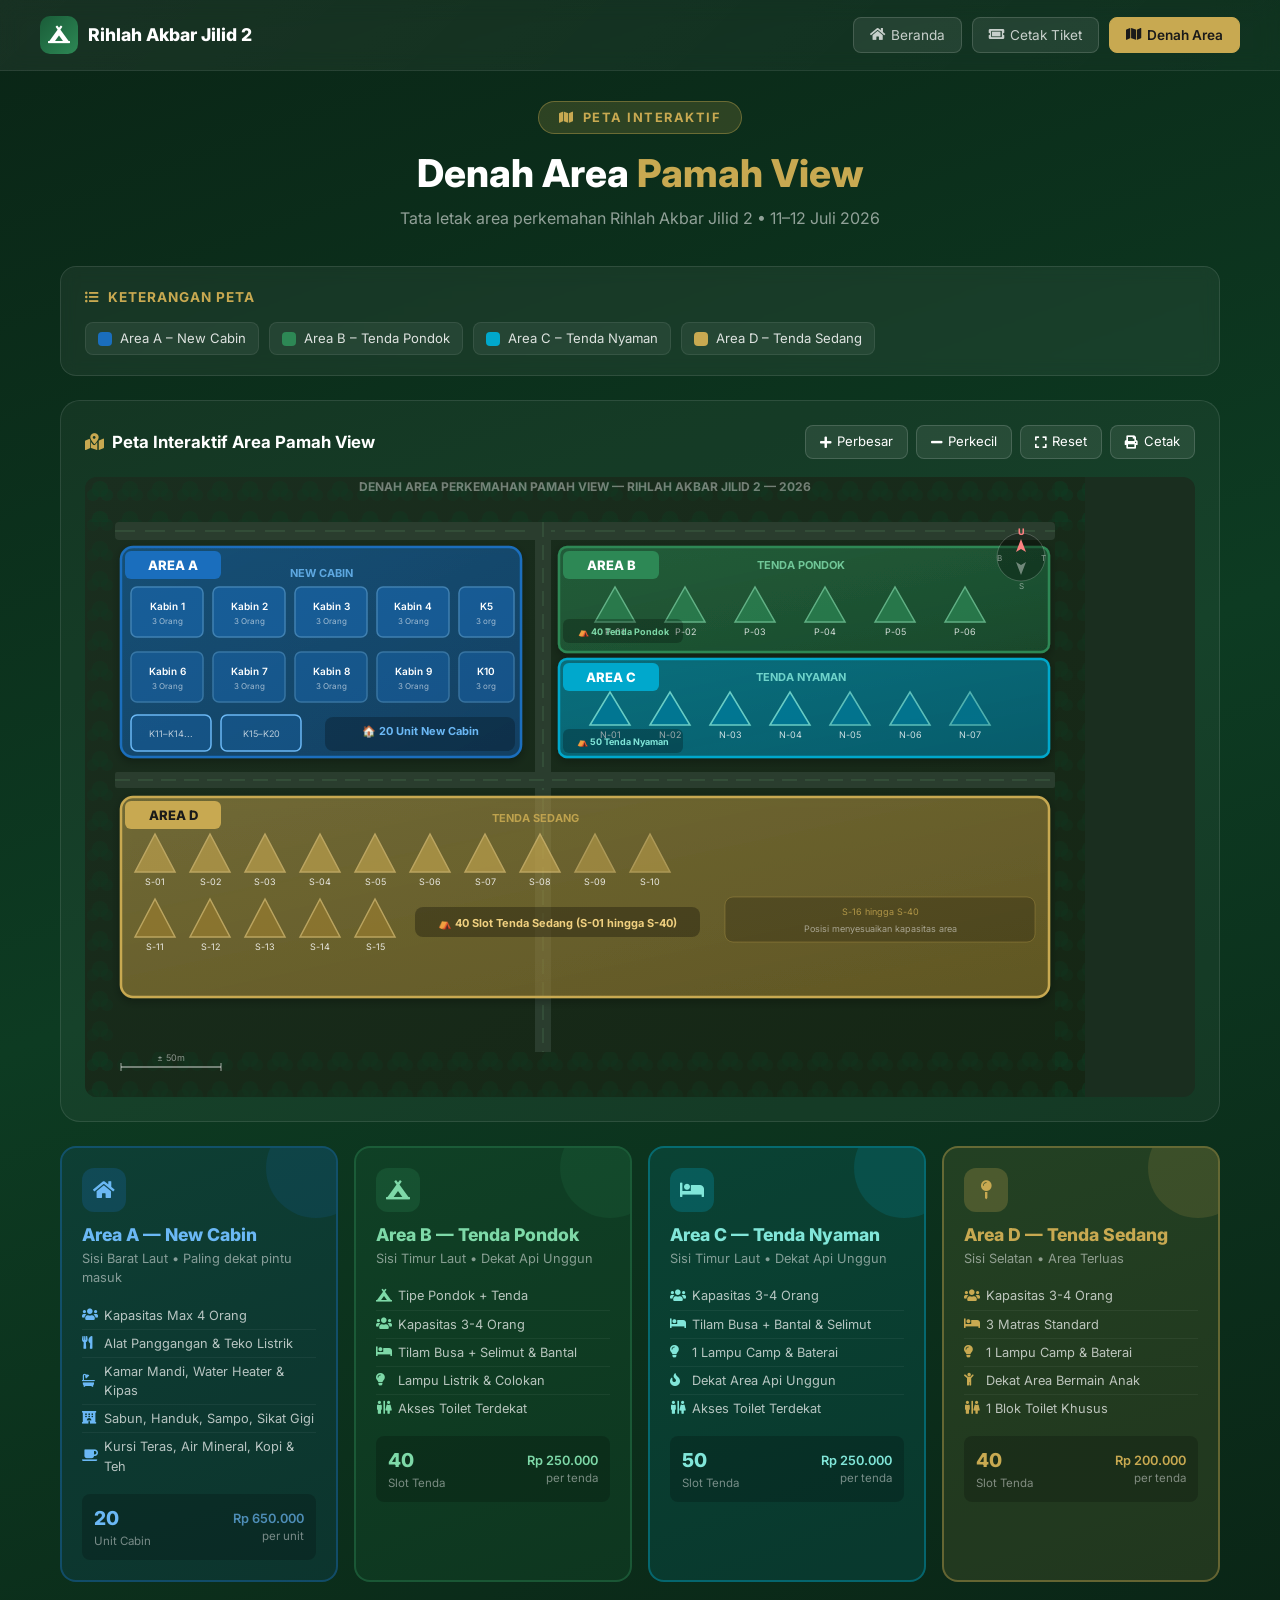
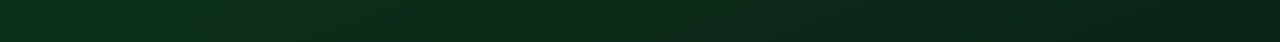
<file: rihlah/denah.html>
<!DOCTYPE html>
<html lang="id">
<head>
    <meta charset="UTF-8">
    <meta name="viewport" content="width=device-width, initial-scale=1.0">
    <meta name="description" content="Denah Area Tenda Rihlah Akbar Jilid 2 - Pamah View, Langkat. Area A, B, C beserta fasilitas lengkap.">
    <title>Denah Area Tenda - Rihlah Akbar Jilid 2 | Pamah View</title>

    <!-- Favicon -->
    <link rel="icon" type="image/png" href="img/favicon.png">

    <!-- Bootstrap 5 -->
    <link href="lib/bootstrap/css/bootstrap.min.css" rel="stylesheet">
    <!-- Font Awesome -->
    <link rel="stylesheet" href="https://cdnjs.cloudflare.com/ajax/libs/font-awesome/5.15.4/css/all.min.css">
    <!-- Google Fonts -->
    <link href="https://fonts.googleapis.com/css2?family=Inter:wght@300;400;600;700;800&family=Amiri:ital@1&display=swap" rel="stylesheet">

    <style>
        :root {
            --green-dark: #0d3b22;
            --green-main: #1a5c38;
            --green-mid: #2d8855;
            --green-light: #4caf78;
            --gold: #c8a951;
            --gold-light: #f0d080;
            --area-a: #1a6ebd;
            --area-b: #2d8855;
            --area-c: #00a8cc;
            --area-d: #c8a951;
            --toilet: #6c5ce7;
            --musholla: #e84393;
            --parkir: #636e72;
            --dapur: #e67e22;
            --api: #e74c3c;
            --pintu: #00b894;
        }

        * { box-sizing: border-box; }

        body {
            font-family: 'Inter', sans-serif;
            background: linear-gradient(160deg, #0a2516 0%, #0d3b22 50%, #0a2516 100%);
            min-height: 100vh;
            color: #333;
        }

        /* ---- HEADER ---- */
        .page-header {
            background: linear-gradient(135deg, rgba(255,255,255,0.06), rgba(255,255,255,0.02));
            backdrop-filter: blur(10px);
            border-bottom: 1px solid rgba(255,255,255,0.08);
            padding: 16px 24px;
            position: sticky;
            top: 0;
            z-index: 1000;
        }
        .header-inner {
            max-width: 1200px;
            margin: 0 auto;
            display: flex;
            align-items: center;
            justify-content: space-between;
            flex-wrap: wrap;
            gap: 12px;
        }
        .brand-logo {
            color: white;
            font-weight: 800;
            font-size: 1.1rem;
            text-decoration: none;
            display: flex;
            align-items: center;
            gap: 10px;
        }
        .brand-logo:hover { color: var(--gold); }
        .brand-icon {
            width: 38px; height: 38px;
            background: linear-gradient(135deg, var(--green-main), var(--green-mid));
            border-radius: 10px;
            display: flex; align-items: center; justify-content: center;
        }

        .header-nav { display: flex; gap: 10px; flex-wrap: wrap; }
        .btn-nav {
            color: rgba(255,255,255,0.75);
            background: rgba(255,255,255,0.08);
            border: 1px solid rgba(255,255,255,0.15);
            border-radius: 8px;
            padding: 7px 16px;
            font-size: 0.85rem;
            text-decoration: none;
            transition: all 0.2s;
            display: flex;
            align-items: center;
            gap: 6px;
        }
        .btn-nav:hover { background: rgba(255,255,255,0.15); color: white; }
        .btn-nav.active { background: var(--gold); color: #1a1a1a; border-color: var(--gold); font-weight: 600; }

        /* ---- MAIN CONTENT ---- */
        .main-content {
            max-width: 1200px;
            margin: 0 auto;
            padding: 30px 20px 60px;
        }

        .page-title-section {
            text-align: center;
            margin-bottom: 36px;
        }
        .page-badge {
            display: inline-block;
            background: rgba(200,169,81,0.18);
            border: 1px solid rgba(200,169,81,0.4);
            color: var(--gold);
            border-radius: 30px;
            padding: 6px 20px;
            font-size: 0.8rem;
            font-weight: 700;
            letter-spacing: 1.5px;
            text-transform: uppercase;
            margin-bottom: 16px;
        }
        .page-title {
            color: white;
            font-size: 2.4rem;
            font-weight: 800;
            line-height: 1.2;
            margin-bottom: 10px;
        }
        .page-title span { color: var(--gold); }
        .page-subtitle {
            color: rgba(255,255,255,0.55);
            font-size: 1rem;
        }

        /* ---- LEGEND ---- */
        .legend-card {
            background: rgba(255,255,255,0.05);
            backdrop-filter: blur(8px);
            border: 1px solid rgba(255,255,255,0.1);
            border-radius: 16px;
            padding: 20px 24px;
            margin-bottom: 24px;
        }
        .legend-title {
            color: var(--gold);
            font-weight: 700;
            font-size: 0.85rem;
            text-transform: uppercase;
            letter-spacing: 1px;
            margin-bottom: 14px;
            display: flex;
            align-items: center;
            gap: 8px;
        }
        .legend-items {
            display: flex;
            flex-wrap: wrap;
            gap: 10px;
        }
        .legend-item {
            display: flex;
            align-items: center;
            gap: 8px;
            background: rgba(255,255,255,0.06);
            border-radius: 8px;
            padding: 6px 12px;
            font-size: 0.82rem;
            color: rgba(255,255,255,0.85);
            cursor: pointer;
            transition: all 0.2s;
            border: 1px solid rgba(255,255,255,0.08);
        }
        .legend-item:hover { background: rgba(255,255,255,0.12); }
        .legend-dot {
            width: 14px; height: 14px;
            border-radius: 4px;
            flex-shrink: 0;
        }

        /* ---- MAP CONTAINER ---- */
        .map-outer {
            background: rgba(255,255,255,0.04);
            border: 1px solid rgba(255,255,255,0.1);
            border-radius: 20px;
            padding: 24px;
            position: relative;
        }
        .map-toolbar {
            display: flex;
            align-items: center;
            justify-content: space-between;
            flex-wrap: wrap;
            gap: 12px;
            margin-bottom: 18px;
        }
        .map-title-text {
            color: white;
            font-weight: 700;
            font-size: 1.05rem;
        }
        .map-tools { display: flex; gap: 8px; }
        .btn-tool {
            background: rgba(255,255,255,0.08);
            border: 1px solid rgba(255,255,255,0.15);
            border-radius: 8px;
            color: white;
            padding: 6px 14px;
            font-size: 0.82rem;
            cursor: pointer;
            transition: all 0.2s;
            display: flex;
            align-items: center;
            gap: 6px;
        }
        .btn-tool:hover { background: rgba(255,255,255,0.18); }
        .btn-tool.active { background: var(--gold); color: #1a1a1a; border-color: var(--gold); }

        /* THE MAP */
        .map-svg-wrapper {
            overflow: auto;
            border-radius: 12px;
            background: #1a2e1f;
            cursor: grab;
            user-select: none;
        }
        .map-svg-wrapper:active { cursor: grabbing; }

        #mainMap {
            display: block;
            min-width: 720px;
            transition: transform 0.3s;
        }

        /* Info panel */
        .info-panel {
            position: absolute;
            top: 80px;
            right: 40px;
            width: 220px;
            background: rgba(10,37,22,0.95);
            border: 1px solid rgba(200,169,81,0.4);
            border-radius: 14px;
            padding: 16px;
            display: none;
            z-index: 50;
            box-shadow: 0 8px 30px rgba(0,0,0,0.5);
        }
        .info-panel.visible { display: block; }
        .info-panel-close {
            position: absolute;
            top: 10px; right: 12px;
            cursor: pointer;
            color: rgba(255,255,255,0.5);
            font-size: 1rem;
            line-height: 1;
        }
        .info-panel-close:hover { color: white; }
        .info-panel h6 {
            color: var(--gold);
            font-weight: 700;
            font-size: 0.85rem;
            margin-bottom: 8px;
        }
        .info-panel p {
            color: rgba(255,255,255,0.75);
            font-size: 0.8rem;
            margin: 0;
            line-height: 1.5;
        }
        .info-panel .ib {
            display: flex;
            align-items: flex-start;
            gap: 8px;
            padding: 5px 0;
            border-bottom: 1px solid rgba(255,255,255,0.07);
            color: rgba(255,255,255,0.75);
            font-size: 0.78rem;
        }
        .info-panel .ib:last-child { border: none; }
        .info-panel .ib i { color: var(--gold); margin-top: 2px; flex-shrink: 0; }

        /* ---- AREA DETAIL CARDS ---- */
        .area-cards {
            display: grid;
            grid-template-columns: repeat(4, 1fr);
            gap: 16px;
            margin-top: 24px;
        }
        .area-card {
            border-radius: 16px;
            padding: 20px;
            border: 2px solid transparent;
            cursor: pointer;
            transition: all 0.25s;
            position: relative;
            overflow: hidden;
        }
        .area-card::before {
            content: '';
            position: absolute;
            top: -30px; right: -30px;
            width: 100px; height: 100px;
            border-radius: 50%;
            opacity: 0.15;
        }
        .area-card:hover {
            transform: translateY(-4px);
            box-shadow: 0 12px 30px rgba(0,0,0,0.3);
        }
        .area-card.area-a { background: rgba(26,110,189,0.12); border-color: rgba(26,110,189,0.4); }
        .area-card.area-a::before { background: var(--area-a); }
        .area-card.area-b { background: rgba(45,136,85,0.12); border-color: rgba(45,136,85,0.4); }
        .area-card.area-b::before { background: var(--area-b); }
        .area-card.area-c { background: rgba(0,168,204,0.12); border-color: rgba(0,168,204,0.4); }
        .area-card.area-c::before { background: var(--area-c); }
        .area-card.area-d { background: rgba(200,169,81,0.12); border-color: rgba(200,169,81,0.4); }
        .area-card.area-d::before { background: var(--area-d); }

        .area-card-icon {
            width: 44px; height: 44px;
            border-radius: 12px;
            display: flex; align-items: center; justify-content: center;
            margin-bottom: 12px;
            font-size: 1.2rem;
        }
        .area-a .area-card-icon { background: rgba(26,110,189,0.25); color: #6bb8f5; }
        .area-b .area-card-icon { background: rgba(45,136,85,0.25); color: #7ed9a8; }
        .area-c .area-card-icon { background: rgba(0,168,204,0.25); color: #81e6d9; }
        .area-d .area-card-icon { background: rgba(200,169,81,0.25); color: var(--gold); }

        .area-card h5 {
            font-weight: 800;
            font-size: 1.1rem;
            margin-bottom: 4px;
        }
        .area-a h5 { color: #6bb8f5; }
        .area-b h5 { color: #7ed9a8; }
        .area-c h5 { color: #81e6d9; }
        .area-d h5 { color: var(--gold); }

        .area-card .subtitle { color: rgba(255,255,255,0.5); font-size: 0.8rem; margin-bottom: 14px; }
        .area-card .detail-list { list-style: none; padding: 0; margin: 0; }
        .area-card .detail-list li {
            color: rgba(255,255,255,0.7);
            font-size: 0.8rem;
            padding: 4px 0;
            display: flex;
            align-items: center;
            gap: 8px;
            border-bottom: 1px solid rgba(255,255,255,0.05);
        }
        .area-card .detail-list li:last-child { border: none; }
        .area-card .detail-list li i { width: 14px; }
        .area-a .detail-list li i { color: #6bb8f5; }
        .area-b .detail-list li i { color: #7ed9a8; }
        .area-c .detail-list li i { color: #81e6d9; }
        .area-d .detail-list li i { color: var(--gold); }

        .area-slots {
            margin-top: 14px;
            background: rgba(0,0,0,0.2);
            border-radius: 8px;
            padding: 10px 12px;
            display: flex;
            align-items: center;
            justify-content: space-between;
        }
        .area-slots .count { font-weight: 800; font-size: 1.2rem; }
        .area-a .area-slots .count { color: #6bb8f5; }
        .area-b .area-slots .count { color: #7ed9a8; }
        .area-c .area-slots .count { color: #81e6d9; }
        .area-d .area-slots .count { color: var(--gold); }
        .area-slots .label { color: rgba(255,255,255,0.45); font-size: 0.72rem; }

        /* ---- FACILITIES GRID ---- */
        .facilities-section { margin-top: 32px; }
        .section-heading {
            color: white;
            font-weight: 700;
            font-size: 1.2rem;
            margin-bottom: 16px;
            display: flex;
            align-items: center;
            gap: 10px;
        }
        .section-heading::after {
            content: '';
            flex: 1;
            height: 1px;
            background: rgba(255,255,255,0.1);
        }

        .fac-grid {
            display: grid;
            grid-template-columns: repeat(auto-fill, minmax(160px, 1fr));
            gap: 14px;
        }
        .fac-item {
            background: rgba(255,255,255,0.05);
            border: 1px solid rgba(255,255,255,0.1);
            border-radius: 14px;
            padding: 16px;
            text-align: center;
            transition: all 0.2s;
            cursor: pointer;
        }
        .fac-item:hover {
            background: rgba(255,255,255,0.1);
            transform: translateY(-2px);
            border-color: rgba(255,255,255,0.2);
        }
        .fac-icon {
            width: 48px; height: 48px;
            border-radius: 12px;
            display: flex; align-items: center; justify-content: center;
            margin: 0 auto 10px;
            font-size: 1.2rem;
        }
        .fac-item h6 {
            color: white;
            font-weight: 700;
            font-size: 0.82rem;
            margin-bottom: 4px;
        }
        .fac-item small { color: rgba(255,255,255,0.45); font-size: 0.72rem; }

        /* ---- NOTES ---- */
        .notes-card {
            background: rgba(200,169,81,0.1);
            border: 1px solid rgba(200,169,81,0.3);
            border-radius: 14px;
            padding: 20px 24px;
            margin-top: 24px;
        }
        .notes-card h6 {
            color: var(--gold);
            font-weight: 700;
            margin-bottom: 12px;
        }
        .notes-card ul {
            padding-left: 18px;
            margin: 0;
        }
        .notes-card li {
            color: rgba(255,255,255,0.7);
            font-size: 0.85rem;
            padding: 3px 0;
        }

        /* ---- RESPONSIVE ---- */
        @media (max-width: 768px) {
            .area-cards { grid-template-columns: 1fr; }
            .page-title { font-size: 1.8rem; }
            #mainMap { min-width: 560px; }
        }
        @media (max-width: 480px) {
            .page-title { font-size: 1.5rem; }
        }

        @media print {
            .page-header { position: static; }
            .btn-nav, .btn-tool, .map-toolbar { display: none; }
            body { background: white; }
            .main-content { padding: 10px; }
        }

        /* Pulse animation for entrance marker */
        @keyframes pulse {
            0%,100% { opacity:1; transform: scale(1); }
            50% { opacity:0.6; transform: scale(1.15); }
        }
        .entrance-pulse { animation: pulse 2s ease-in-out infinite; }
    </style>
</head>
<body>

    <!-- ===== HEADER ===== -->
    <header class="page-header">
        <div class="header-inner">
            <a href="index.html" class="brand-logo">
                <div class="brand-icon">
                    <i class="fa fa-campground text-white"></i>
                </div>
                Rihlah Akbar Jilid 2
            </a>
            <nav class="header-nav">
                <a href="index.html" class="btn-nav"><i class="fa fa-home"></i> Beranda</a>
                <a href="tiket.html" class="btn-nav"><i class="fa fa-ticket-alt"></i> Cetak Tiket</a>
                <a href="denah.html" class="btn-nav active"><i class="fa fa-map"></i> Denah Area</a>
            </nav>
        </div>
    </header>

    <!-- ===== MAIN ===== -->
    <main class="main-content">

        <!-- Title Section -->
        <div class="page-title-section">
            <div class="page-badge"><i class="fa fa-map me-1"></i> Peta Interaktif</div>
            <h1 class="page-title">Denah Area <span>Pamah View</span></h1>
            <p class="page-subtitle">
                Tata letak area perkemahan Rihlah Akbar Jilid 2 &bull; 11–12 Juli 2026
            </p>
        </div>

        <!-- Legend -->
        <div class="legend-card">
            <div class="legend-title"><i class="fa fa-list-ul"></i> Keterangan Peta</div>
            <div class="legend-items">
                <div class="legend-item"><span class="legend-dot" style="background:var(--area-a);"></span> Area A – New Cabin</div>
                <div class="legend-item"><span class="legend-dot" style="background:var(--area-b);"></span> Area B – Tenda Pondok</div>
                <div class="legend-item"><span class="legend-dot" style="background:var(--area-c);"></span> Area C – Tenda Nyaman</div>
                <div class="legend-item"><span class="legend-dot" style="background:var(--area-d);"></span> Area D – Tenda Sedang</div>
            </div>
        </div>

        <!-- Map Outer -->
        <div class="map-outer">
            <div class="map-toolbar">
                <div class="map-title-text"><i class="fa fa-map-marked-alt me-2" style="color:var(--gold);"></i>Peta Interaktif Area Pamah View</div>
                <div class="map-tools">
                    <button class="btn-tool" onclick="zoomIn()"><i class="fa fa-plus"></i> Perbesar</button>
                    <button class="btn-tool" onclick="zoomOut()"><i class="fa fa-minus"></i> Perkecil</button>
                    <button class="btn-tool" onclick="resetZoom()"><i class="fa fa-expand"></i> Reset</button>
                    <button class="btn-tool" onclick="window.print()"><i class="fa fa-print"></i> Cetak</button>
                </div>
            </div>

            <!-- Info Panel (shown on area click) -->
            <div class="info-panel" id="infoPanel">
                <span class="info-panel-close" onclick="closeInfo()"><i class="fa fa-times"></i></span>
                <h6 id="infoPanelTitle">—</h6>
                <div id="infoPanelContent"></div>
            </div>

            <!-- SVG Map -->
            <div class="map-svg-wrapper" id="mapWrapper">
                <svg id="mainMap" viewBox="0 0 1000 620" xmlns="http://www.w3.org/2000/svg" style="width:100%; max-width:1000px;">
                    <defs>
                        <!-- Ground gradient -->
                        <linearGradient id="groundGrad" x1="0%" y1="0%" x2="100%" y2="100%">
                            <stop offset="0%" style="stop-color:#1a2e1f"/>
                            <stop offset="100%" style="stop-color:#152614"/>
                        </linearGradient>
                        <!-- Area gradients -->
                        <linearGradient id="areaAGrad" x1="0%" y1="0%" x2="100%" y2="100%">
                            <stop offset="0%" style="stop-color:#1a6ebd;stop-opacity:0.5"/>
                            <stop offset="100%" style="stop-color:#0e4f8a;stop-opacity:0.6"/>
                        </linearGradient>
                        <linearGradient id="areaBGrad" x1="0%" y1="0%" x2="100%" y2="100%">
                            <stop offset="0%" style="stop-color:#2d8855;stop-opacity:0.5"/>
                            <stop offset="100%" style="stop-color:#1a5c38;stop-opacity:0.6"/>
                        </linearGradient>
                        <linearGradient id="areaCGrad" x1="0%" y1="0%" x2="100%" y2="100%">
                            <stop offset="0%" style="stop-color:#00a8cc;stop-opacity:0.5"/>
                            <stop offset="100%" style="stop-color:#007a99;stop-opacity:0.6"/>
                        </linearGradient>
                        <linearGradient id="areaDGrad" x1="0%" y1="0%" x2="100%" y2="100%">
                            <stop offset="0%" style="stop-color:#c8a951;stop-opacity:0.45"/>
                            <stop offset="100%" style="stop-color:#9e8030;stop-opacity:0.5"/>
                        </linearGradient>
                        <filter id="shadow" x="-10%" y="-10%" width="120%" height="120%">
                            <feDropShadow dx="0" dy="3" stdDeviation="4" flood-color="rgba(0,0,0,0.4)"/>
                        </filter>
                        <filter id="glow">
                            <feGaussianBlur stdDeviation="3" result="blur"/>
                            <feMerge><feMergeNode in="blur"/><feMergeNode in="SourceGraphic"/></feMerge>
                        </filter>
                        <!-- Tree pattern -->
                        <pattern id="treePattern" x="0" y="0" width="30" height="30" patternUnits="userSpaceOnUse">
                            <circle cx="15" cy="12" r="8" fill="#0d3b22" opacity="0.5"/>
                            <circle cx="8" cy="18" r="6" fill="#0d3b22" opacity="0.4"/>
                            <circle cx="22" cy="18" r="6" fill="#0d3b22" opacity="0.4"/>
                        </pattern>
                    </defs>

                    <!-- Ground / Background -->
                    <rect width="1000" height="620" fill="url(#groundGrad)"/>

                    <!-- Treeline / Nature strips -->
                    <rect x="0" y="0" width="1000" height="45" fill="url(#treePattern)" opacity="0.7"/>
                    <rect x="0" y="575" width="1000" height="45" fill="url(#treePattern)" opacity="0.6"/>
                    <rect x="0" y="0" width="30" height="620" fill="url(#treePattern)" opacity="0.6"/>
                    <rect x="970" y="0" width="30" height="620" fill="url(#treePattern)" opacity="0.6"/>

                    <!-- Main Road / Path -->
                    <rect x="30" y="45" width="940" height="18" fill="#2a3d2e" rx="4"/>
                    <line x1="30" y1="54" x2="970" y2="54" stroke="#3d5e42" stroke-width="1" stroke-dasharray="20,10"/>

                    <!-- Vertical main lane -->
                    <rect x="450" y="45" width="16" height="530" fill="#2a3d2e"/>
                    <line x1="458" y1="45" x2="458" y2="575" stroke="#3d5e42" stroke-width="1" stroke-dasharray="15,8"/>

                    <!-- Horizontal lane center -->
                    <rect x="30" y="295" width="940" height="16" fill="#2a3d2e" rx="2"/>
                    <line x1="30" y1="303" x2="970" y2="303" stroke="#3d5e42" stroke-width="1" stroke-dasharray="15,8"/>

                    <!-- ==========================================
                         AREA A - NEW CABIN (Top Left)
                    ========================================== -->
                    <g id="area-a" class="map-area" onclick="showAreaInfo('A')" style="cursor:pointer;">
                        <rect x="36" y="70" width="400" height="210" rx="12" fill="url(#areaAGrad)" stroke="#1a6ebd" stroke-width="2.5" filter="url(#shadow)"/>
                        <!-- Area label -->
                        <rect x="40" y="74" width="96" height="28" rx="6" fill="#1a6ebd"/>
                        <text x="88" y="93" text-anchor="middle" font-family="Inter" font-weight="800" font-size="13" fill="white">AREA A</text>

                        <!-- Sub label -->
                        <text x="236" y="100" text-anchor="middle" font-family="Inter" font-weight="700" font-size="11" fill="rgba(107,184,245,0.85)">NEW CABIN</text>

                        <!-- Cabin units (2 rows x 4) -->
                        <!-- Row 1 -->
                        <rect x="46" y="110" width="72" height="50" rx="6" fill="#1a6ebd" opacity="0.5" stroke="#6bb8f5" stroke-width="1.5"/>
                        <text x="82" y="133" text-anchor="middle" font-family="Inter" font-size="10" fill="white" font-weight="600">Kabin 1</text>
                        <text x="82" y="147" text-anchor="middle" font-family="Inter" font-size="8" fill="rgba(255,255,255,0.6)">3 Orang</text>

                        <rect x="128" y="110" width="72" height="50" rx="6" fill="#1a6ebd" opacity="0.5" stroke="#6bb8f5" stroke-width="1.5"/>
                        <text x="164" y="133" text-anchor="middle" font-family="Inter" font-size="10" fill="white" font-weight="600">Kabin 2</text>
                        <text x="164" y="147" text-anchor="middle" font-family="Inter" font-size="8" fill="rgba(255,255,255,0.6)">3 Orang</text>

                        <rect x="210" y="110" width="72" height="50" rx="6" fill="#1a6ebd" opacity="0.5" stroke="#6bb8f5" stroke-width="1.5"/>
                        <text x="246" y="133" text-anchor="middle" font-family="Inter" font-size="10" fill="white" font-weight="600">Kabin 3</text>
                        <text x="246" y="147" text-anchor="middle" font-family="Inter" font-size="8" fill="rgba(255,255,255,0.6)">3 Orang</text>

                        <rect x="292" y="110" width="72" height="50" rx="6" fill="#1a6ebd" opacity="0.5" stroke="#6bb8f5" stroke-width="1.5"/>
                        <text x="328" y="133" text-anchor="middle" font-family="Inter" font-size="10" fill="white" font-weight="600">Kabin 4</text>
                        <text x="328" y="147" text-anchor="middle" font-family="Inter" font-size="8" fill="rgba(255,255,255,0.6)">3 Orang</text>

                        <rect x="374" y="110" width="55" height="50" rx="6" fill="#1a6ebd" opacity="0.5" stroke="#6bb8f5" stroke-width="1.5"/>
                        <text x="401" y="133" text-anchor="middle" font-family="Inter" font-size="10" fill="white" font-weight="600">K5</text>
                        <text x="401" y="147" text-anchor="middle" font-family="Inter" font-size="8" fill="rgba(255,255,255,0.6)">3 org</text>

                        <!-- Row 2 -->
                        <rect x="46" y="175" width="72" height="50" rx="6" fill="#1a6ebd" opacity="0.4" stroke="#6bb8f5" stroke-width="1.5"/>
                        <text x="82" y="198" text-anchor="middle" font-family="Inter" font-size="10" fill="white" font-weight="600">Kabin 6</text>
                        <text x="82" y="212" text-anchor="middle" font-family="Inter" font-size="8" fill="rgba(255,255,255,0.6)">3 Orang</text>

                        <rect x="128" y="175" width="72" height="50" rx="6" fill="#1a6ebd" opacity="0.4" stroke="#6bb8f5" stroke-width="1.5"/>
                        <text x="164" y="198" text-anchor="middle" font-family="Inter" font-size="10" fill="white" font-weight="600">Kabin 7</text>
                        <text x="164" y="212" text-anchor="middle" font-family="Inter" font-size="8" fill="rgba(255,255,255,0.6)">3 Orang</text>

                        <rect x="210" y="175" width="72" height="50" rx="6" fill="#1a6ebd" opacity="0.4" stroke="#6bb8f5" stroke-width="1.5"/>
                        <text x="246" y="198" text-anchor="middle" font-family="Inter" font-size="10" fill="white" font-weight="600">Kabin 8</text>
                        <text x="246" y="212" text-anchor="middle" font-family="Inter" font-size="8" fill="rgba(255,255,255,0.6)">3 Orang</text>

                        <rect x="292" y="175" width="72" height="50" rx="6" fill="#1a6ebd" opacity="0.4" stroke="#6bb8f5" stroke-width="1.5"/>
                        <text x="328" y="198" text-anchor="middle" font-family="Inter" font-size="10" fill="white" font-weight="600">Kabin 9</text>
                        <text x="328" y="212" text-anchor="middle" font-family="Inter" font-size="8" fill="rgba(255,255,255,0.6)">3 Orang</text>

                        <rect x="374" y="175" width="55" height="50" rx="6" fill="#1a6ebd" opacity="0.4" stroke="#6bb8f5" stroke-width="1.5"/>
                        <text x="401" y="198" text-anchor="middle" font-family="Inter" font-size="10" fill="white" font-weight="600">K10</text>
                        <text x="401" y="212" text-anchor="middle" font-family="Inter" font-size="8" fill="rgba(255,255,255,0.6)">3 org</text>

                        <!-- Row 3 -->
                        <rect x="46" y="238" width="80" height="36" rx="6" fill="rgba(26,110,189,0.3)" stroke="#6bb8f5" stroke-width="1.5"/>
                        <text x="86" y="260" text-anchor="middle" font-family="Inter" font-size="9" fill="rgba(255,255,255,0.7)">K11–K14...</text>

                        <rect x="136" y="238" width="80" height="36" rx="6" fill="rgba(26,110,189,0.3)" stroke="#6bb8f5" stroke-width="1.5"/>
                        <text x="176" y="260" text-anchor="middle" font-family="Inter" font-size="9" fill="rgba(255,255,255,0.7)">K15–K20</text>

                        <!-- Area A capacity label -->
                        <rect x="240" y="240" width="190" height="34" rx="8" fill="rgba(0,0,0,0.25)"/>
                        <text x="335" y="258" text-anchor="middle" font-family="Inter" font-size="11" fill="#6bb8f5" font-weight="700">🏠 20 Unit New Cabin</text>
                    </g>

                    <!-- ==========================================
                         AREA B - TENDA PONDOK (Top Right Upper)
                    ========================================== -->
                    <g id="area-b" class="map-area" onclick="showAreaInfo('B')" style="cursor:pointer;">
                        <rect x="474" y="70" width="490" height="105" rx="8" fill="url(#areaBGrad)" stroke="#2d8855" stroke-width="2.5" filter="url(#shadow)"/>
                        <rect x="478" y="74" width="96" height="28" rx="6" fill="#2d8855"/>
                        <text x="526" y="93" text-anchor="middle" font-family="Inter" font-weight="800" font-size="13" fill="white">AREA B</text>
                        <text x="716" y="92" text-anchor="middle" font-family="Inter" font-weight="700" font-size="11" fill="rgba(126,217,168,0.85)">TENDA PONDOK</text>

                        <!-- tents row 1 -->
                        <polygon points="510,145 530,110 550,145" fill="#2d8855" opacity="0.7" stroke="#7ed9a8" stroke-width="1.5"/>
                        <text x="530" y="158" text-anchor="middle" font-family="Inter" font-size="9" fill="rgba(255,255,255,0.8)">P-01</text>

                        <polygon points="580,145 600,110 620,145" fill="#2d8855" opacity="0.7" stroke="#7ed9a8" stroke-width="1.5"/>
                        <text x="600" y="158" text-anchor="middle" font-family="Inter" font-size="9" fill="rgba(255,255,255,0.8)">P-02</text>

                        <polygon points="650,145 670,110 690,145" fill="#2d8855" opacity="0.7" stroke="#7ed9a8" stroke-width="1.5"/>
                        <text x="670" y="158" text-anchor="middle" font-family="Inter" font-size="9" fill="rgba(255,255,255,0.8)">P-03</text>

                        <polygon points="720,145 740,110 760,145" fill="#2d8855" opacity="0.7" stroke="#7ed9a8" stroke-width="1.5"/>
                        <text x="740" y="158" text-anchor="middle" font-family="Inter" font-size="9" fill="rgba(255,255,255,0.8)">P-04</text>

                        <polygon points="790,145 810,110 830,145" fill="#2d8855" opacity="0.7" stroke="#7ed9a8" stroke-width="1.5"/>
                        <text x="810" y="158" text-anchor="middle" font-family="Inter" font-size="9" fill="rgba(255,255,255,0.8)">P-05</text>

                        <polygon points="860,145 880,110 900,145" fill="#2d8855" opacity="0.7" stroke="#7ed9a8" stroke-width="1.5"/>
                        <text x="880" y="158" text-anchor="middle" font-family="Inter" font-size="9" fill="rgba(255,255,255,0.8)">P-06</text>

                        <!-- Area B capacity label -->
                        <rect x="478" y="142" width="120" height="24" rx="6" fill="rgba(0,0,0,0.25)"/>
                        <text x="538" y="158" text-anchor="middle" font-family="Inter" font-size="9" fill="#7ed9a8" font-weight="700">⛺ 40 Tenda Pondok</text>
                    </g>

                    <!-- ==========================================
                         AREA C - TENDA NYAMAN (Top Right Lower)
                    ========================================== -->
                    <g id="area-c" class="map-area" onclick="showAreaInfo('C')" style="cursor:pointer;">
                        <rect x="474" y="182" width="490" height="98" rx="8" fill="url(#areaCGrad)" stroke="#00a8cc" stroke-width="2.5" filter="url(#shadow)"/>
                        <rect x="478" y="186" width="96" height="28" rx="6" fill="#00a8cc"/>
                        <text x="526" y="205" text-anchor="middle" font-family="Inter" font-weight="800" font-size="13" fill="white">AREA C</text>
                        <text x="716" y="204" text-anchor="middle" font-family="Inter" font-weight="700" font-size="11" fill="rgba(129,230,217,0.85)">TENDA NYAMAN</text>

                        <!-- tents row 2 -->
                        <polygon points="505,248 525,215 545,248" fill="#007a99" opacity="0.8" stroke="#81e6d9" stroke-width="1.5"/>
                        <text x="525" y="261" text-anchor="middle" font-family="Inter" font-size="9" fill="rgba(255,255,255,0.8)">N-01</text>

                        <polygon points="565,248 585,215 605,248" fill="#007a99" opacity="0.8" stroke="#81e6d9" stroke-width="1.5"/>
                        <text x="585" y="261" text-anchor="middle" font-family="Inter" font-size="9" fill="rgba(255,255,255,0.8)">N-02</text>

                        <polygon points="625,248 645,215 665,248" fill="#007a99" opacity="0.8" stroke="#81e6d9" stroke-width="1.5"/>
                        <text x="645" y="261" text-anchor="middle" font-family="Inter" font-size="9" fill="rgba(255,255,255,0.8)">N-03</text>

                        <polygon points="685,248 705,215 725,248" fill="#007a99" opacity="0.8" stroke="#81e6d9" stroke-width="1.5"/>
                        <text x="705" y="261" text-anchor="middle" font-family="Inter" font-size="9" fill="rgba(255,255,255,0.8)">N-04</text>

                        <polygon points="745,248 765,215 785,248" fill="#007a99" opacity="0.7" stroke="#81e6d9" stroke-width="1.5"/>
                        <text x="765" y="261" text-anchor="middle" font-family="Inter" font-size="9" fill="rgba(255,255,255,0.8)">N-05</text>

                        <polygon points="805,248 825,215 845,248" fill="#007a99" opacity="0.7" stroke="#81e6d9" stroke-width="1.5"/>
                        <text x="825" y="261" text-anchor="middle" font-family="Inter" font-size="9" fill="rgba(255,255,255,0.8)">N-06</text>

                        <polygon points="865,248 885,215 905,248" fill="#007a99" opacity="0.6" stroke="#81e6d9" stroke-width="1.5"/>
                        <text x="885" y="261" text-anchor="middle" font-family="Inter" font-size="9" fill="rgba(255,255,255,0.8)">N-07</text>

                        <!-- Area C capacity label -->
                        <rect x="478" y="252" width="120" height="24" rx="6" fill="rgba(0,0,0,0.25)"/>
                        <text x="538" y="268" text-anchor="middle" font-family="Inter" font-size="9" fill="#81e6d9" font-weight="700">⛺ 50 Tenda Nyaman</text>
                    </g>

                    <!-- ==========================================
                         AREA D - TENDA SEDANG (Bottom)
                    ========================================== -->
                    <g id="area-d" class="map-area" onclick="showAreaInfo('D')" style="cursor:pointer;">
                        <rect x="36" y="320" width="928" height="200" rx="12" fill="url(#areaDGrad)" stroke="#c8a951" stroke-width="2.5" filter="url(#shadow)"/>
                        <rect x="40" y="324" width="96" height="28" rx="6" fill="#c8a951"/>
                        <text x="88" y="343" text-anchor="middle" font-family="Inter" font-weight="800" font-size="13" fill="#1a1a1a">AREA D</text>
                        <text x="450" y="345" text-anchor="middle" font-family="Inter" font-weight="700" font-size="11" fill="rgba(200,169,81,0.9)">TENDA SEDANG</text>

                        <!-- Grid of smaller tents -->
                        <!-- Row 1 -->
                        <polygon points="50,395 70,357 90,395" fill="#c8a951" opacity="0.6" stroke="#f0d080" stroke-width="1.5"/>
                        <text x="70" y="408" text-anchor="middle" font-family="Inter" font-size="9" fill="rgba(255,255,255,0.85)">S-01</text>

                        <polygon points="105,395 125,357 145,395" fill="#c8a951" opacity="0.6" stroke="#f0d080" stroke-width="1.5"/>
                        <text x="125" y="408" text-anchor="middle" font-family="Inter" font-size="9" fill="rgba(255,255,255,0.85)">S-02</text>

                        <polygon points="160,395 180,357 200,395" fill="#c8a951" opacity="0.6" stroke="#f0d080" stroke-width="1.5"/>
                        <text x="180" y="408" text-anchor="middle" font-family="Inter" font-size="9" fill="rgba(255,255,255,0.85)">S-03</text>

                        <polygon points="215,395 235,357 255,395" fill="#c8a951" opacity="0.6" stroke="#f0d080" stroke-width="1.5"/>
                        <text x="235" y="408" text-anchor="middle" font-family="Inter" font-size="9" fill="rgba(255,255,255,0.85)">S-04</text>

                        <polygon points="270,395 290,357 310,395" fill="#c8a951" opacity="0.6" stroke="#f0d080" stroke-width="1.5"/>
                        <text x="290" y="408" text-anchor="middle" font-family="Inter" font-size="9" fill="rgba(255,255,255,0.85)">S-05</text>

                        <polygon points="325,395 345,357 365,395" fill="#c8a951" opacity="0.6" stroke="#f0d080" stroke-width="1.5"/>
                        <text x="345" y="408" text-anchor="middle" font-family="Inter" font-size="9" fill="rgba(255,255,255,0.85)">S-06</text>

                        <polygon points="380,395 400,357 420,395" fill="#c8a951" opacity="0.6" stroke="#f0d080" stroke-width="1.5"/>
                        <text x="400" y="408" text-anchor="middle" font-family="Inter" font-size="9" fill="rgba(255,255,255,0.85)">S-07</text>

                        <polygon points="435,395 455,357 475,395" fill="#c8a951" opacity="0.6" stroke="#f0d080" stroke-width="1.5"/>
                        <text x="455" y="408" text-anchor="middle" font-family="Inter" font-size="9" fill="rgba(255,255,255,0.85)">S-08</text>

                        <polygon points="490,395 510,357 530,395" fill="#c8a951" opacity="0.5" stroke="#f0d080" stroke-width="1.5"/>
                        <text x="510" y="408" text-anchor="middle" font-family="Inter" font-size="9" fill="rgba(255,255,255,0.85)">S-09</text>

                        <polygon points="545,395 565,357 585,395" fill="#c8a951" opacity="0.5" stroke="#f0d080" stroke-width="1.5"/>
                        <text x="565" y="408" text-anchor="middle" font-family="Inter" font-size="9" fill="rgba(255,255,255,0.85)">S-10</text>

                        <!-- Row 2 -->
                        <polygon points="50,460 70,422 90,460" fill="#9e8030" opacity="0.6" stroke="#f0d080" stroke-width="1.5"/>
                        <text x="70" y="473" text-anchor="middle" font-family="Inter" font-size="9" fill="rgba(255,255,255,0.85)">S-11</text>

                        <polygon points="105,460 125,422 145,460" fill="#9e8030" opacity="0.6" stroke="#f0d080" stroke-width="1.5"/>
                        <text x="125" y="473" text-anchor="middle" font-family="Inter" font-size="9" fill="rgba(255,255,255,0.85)">S-12</text>

                        <polygon points="160,460 180,422 200,460" fill="#9e8030" opacity="0.6" stroke="#f0d080" stroke-width="1.5"/>
                        <text x="180" y="473" text-anchor="middle" font-family="Inter" font-size="9" fill="rgba(255,255,255,0.85)">S-13</text>

                        <polygon points="215,460 235,422 255,460" fill="#9e8030" opacity="0.6" stroke="#f0d080" stroke-width="1.5"/>
                        <text x="235" y="473" text-anchor="middle" font-family="Inter" font-size="9" fill="rgba(255,255,255,0.85)">S-14</text>

                        <polygon points="270,460 290,422 310,460" fill="#9e8030" opacity="0.6" stroke="#f0d080" stroke-width="1.5"/>
                        <text x="290" y="473" text-anchor="middle" font-family="Inter" font-size="9" fill="rgba(255,255,255,0.85)">S-15</text>

                        <!-- Area D label -->
                        <rect x="330" y="430" width="285" height="30" rx="8" fill="rgba(0,0,0,0.3)"/>
                        <text x="472" y="450" text-anchor="middle" font-family="Inter" font-size="11" fill="#f0d080" font-weight="700">⛺ 40 Slot Tenda Sedang (S-01 hingga S-40)</text>

                        <!-- Remaining slots note -->
                        <rect x="640" y="420" width="310" height="45" rx="8" fill="rgba(0,0,0,0.2)" stroke="rgba(200,169,81,0.3)" stroke-width="1"/>
                        <text x="795" y="438" text-anchor="middle" font-family="Inter" font-size="9" fill="rgba(200,169,81,0.8)">S-16 hingga S-40</text>
                        <text x="795" y="455" text-anchor="middle" font-family="Inter" font-size="9" fill="rgba(255,255,255,0.5)">Posisi menyesuaikan kapasitas area</text>
                    </g>



                    <!-- Compass -->
                    <g transform="translate(936, 80)">
                        <circle cx="0" cy="0" r="24" fill="rgba(0,0,0,0.3)" stroke="rgba(255,255,255,0.2)" stroke-width="1"/>
                        <polygon points="0,-18 -5,-5 0,-8 5,-5" fill="#fc8181"/>
                        <polygon points="0,18 -5,5 0,8 5,5" fill="rgba(255,255,255,0.4)"/>
                        <text x="0" y="-22" text-anchor="middle" font-family="Inter" font-size="9" font-weight="800" fill="#fc8181">U</text>
                        <text x="0" y="32" text-anchor="middle" font-family="Inter" font-size="8" fill="rgba(255,255,255,0.5)">S</text>
                        <text x="22" y="4" text-anchor="middle" font-family="Inter" font-size="8" fill="rgba(255,255,255,0.5)">T</text>
                        <text x="-22" y="4" text-anchor="middle" font-family="Inter" font-size="8" fill="rgba(255,255,255,0.5)">B</text>
                    </g>

                    <!-- Scale bar -->
                    <g transform="translate(36, 590)">
                        <line x1="0" y1="0" x2="100" y2="0" stroke="rgba(255,255,255,0.4)" stroke-width="2"/>
                        <line x1="0" y1="-4" x2="0" y2="4" stroke="rgba(255,255,255,0.4)" stroke-width="1.5"/>
                        <line x1="100" y1="-4" x2="100" y2="4" stroke="rgba(255,255,255,0.4)" stroke-width="1.5"/>
                        <text x="50" y="-6" text-anchor="middle" font-family="Inter" font-size="9" fill="rgba(255,255,255,0.5)">± 50m</text>
                    </g>

                    <!-- Map label -->
                    <text x="500" y="14" text-anchor="middle" font-family="Inter" font-weight="700" font-size="12" fill="rgba(255,255,255,0.4)">DENAH AREA PERKEMAHAN PAMAH VIEW — RIHLAH AKBAR JILID 2 — 2026</text>
                </svg>
            </div><!-- /map-svg-wrapper -->
        </div><!-- /map-outer -->

        <!-- Area Detail Cards -->
        <div class="area-cards">
            <!-- Area A -->
            <div class="area-card area-a" onclick="showAreaInfo('A')">
                <div class="area-card-icon"><i class="fa fa-home"></i></div>
                <h5>Area A — New Cabin</h5>
                <p class="subtitle">Sisi Barat Laut • Paling dekat pintu masuk</p>
                <ul class="detail-list">
                    <li><i class="fa fa-users"></i> Kapasitas Max 4 Orang</li>
                    <li><i class="fa fa-utensils"></i> Alat Panggangan &amp; Teko Listrik</li>
                    <li><i class="fa fa-bath"></i> Kamar Mandi, Water Heater &amp; Kipas</li>
                    <li><i class="fa fa-hotel"></i> Sabun, Handuk, Sampo, Sikat Gigi</li>
                    <li><i class="fa fa-coffee"></i> Kursi Teras, Air Mineral, Kopi &amp; Teh</li>
                </ul>
                <div class="area-slots">
                    <div>
                        <div class="count">20</div>
                        <div class="label">Unit Cabin</div>
                    </div>
                    <div style="text-align:right;">
                        <div style="color:rgba(107,184,245,0.7); font-size:0.8rem; font-weight:600;">Rp 650.000</div>
                        <div class="label">per unit</div>
                    </div>
                </div>
            </div>

            <!-- Area B -->
            <div class="area-card area-b" onclick="showAreaInfo('B')">
                <div class="area-card-icon"><i class="fa fa-campground"></i></div>
                <h5>Area B — Tenda Pondok</h5>
                <p class="subtitle">Sisi Timur Laut • Dekat Api Unggun</p>
                <ul class="detail-list">
                    <li><i class="fa fa-campground"></i> Tipe Pondok + Tenda</li>
                    <li><i class="fa fa-users"></i> Kapasitas 3-4 Orang</li>
                    <li><i class="fa fa-bed"></i> Tilam Busa + Selimut &amp; Bantal</li>
                    <li><i class="fa fa-lightbulb"></i> Lampu Listrik &amp; Colokan</li>
                    <li><i class="fa fa-restroom"></i> Akses Toilet Terdekat</li>
                </ul>
                <div class="area-slots">
                    <div>
                        <div class="count">40</div>
                        <div class="label">Slot Tenda</div>
                    </div>
                    <div style="text-align:right;">
                        <div style="color:#7ed9a8; font-size:0.8rem; font-weight:600;">Rp 250.000</div>
                        <div class="label">per tenda</div>
                    </div>
                </div>
            </div>

            <!-- Area C -->
            <div class="area-card area-c" onclick="showAreaInfo('C')">
                <div class="area-card-icon"><i class="fa fa-bed"></i></div>
                <h5>Area C — Tenda Nyaman</h5>
                <p class="subtitle">Sisi Timur Laut • Dekat Api Unggun</p>
                <ul class="detail-list">
                    <li><i class="fa fa-users"></i> Kapasitas 3-4 Orang</li>
                    <li><i class="fa fa-bed"></i> Tilam Busa + Bantal &amp; Selimut</li>
                    <li><i class="fa fa-lightbulb"></i> 1 Lampu Camp &amp; Baterai</li>
                    <li><i class="fa fa-fire"></i> Dekat Area Api Unggun</li>
                    <li><i class="fa fa-restroom"></i> Akses Toilet Terdekat</li>
                </ul>
                <div class="area-slots">
                    <div>
                        <div class="count">50</div>
                        <div class="label">Slot Tenda</div>
                    </div>
                    <div style="text-align:right;">
                        <div style="color:#81e6d9; font-size:0.8rem; font-weight:600;">Rp 250.000</div>
                        <div class="label">per tenda</div>
                    </div>
                </div>
            </div>

            <!-- Area D -->
            <div class="area-card area-d" onclick="showAreaInfo('D')">
                <div class="area-card-icon"><i class="fa fa-map-pin"></i></div>
                <h5>Area D — Tenda Sedang</h5>
                <p class="subtitle">Sisi Selatan • Area Terluas</p>
                <ul class="detail-list">
                    <li><i class="fa fa-users"></i> Kapasitas 3-4 Orang</li>
                    <li><i class="fa fa-bed"></i> 3 Matras Standard</li>
                    <li><i class="fa fa-lightbulb"></i> 1 Lampu Camp &amp; Baterai</li>
                    <li><i class="fa fa-child"></i> Dekat Area Bermain Anak</li>
                    <li><i class="fa fa-restroom"></i> 1 Blok Toilet Khusus</li>
                </ul>
                <div class="area-slots">
                    <div>
                        <div class="count">40</div>
                        <div class="label">Slot Tenda</div>
                    </div>
                    <div style="text-align:right;">
                        <div style="color:var(--gold); font-size:0.8rem; font-weight:600;">Rp 200.000</div>
                        <div class="label">per tenda</div>
                    </div>
                </div>
            </div>
        </div>



    </main><!-- /main-content -->

    <!-- Info Panel (global overlay for map clicks) -->
    <div class="info-panel" id="infoPanel">
        <span class="info-panel-close" onclick="closeInfo()"><i class="fa fa-times"></i></span>
        <h6 id="infoPanelTitle">—</h6>
        <div id="infoPanelContent"></div>
    </div>

    <script src="lib/bootstrap/js/bootstrap.bundle.min.js"></script>
    <script>
        // ======= Map Zoom =======
        var currentScale = 1;
        var mapEl = document.getElementById('mainMap');

        function zoomIn() {
            currentScale = Math.min(currentScale + 0.2, 2.5);
            mapEl.style.transform = 'scale(' + currentScale + ')';
            mapEl.style.transformOrigin = 'top left';
        }
        function zoomOut() {
            currentScale = Math.max(currentScale - 0.2, 0.5);
            mapEl.style.transform = 'scale(' + currentScale + ')';
            mapEl.style.transformOrigin = 'top left';
        }
        function resetZoom() {
            currentScale = 1;
            mapEl.style.transform = 'scale(1)';
        }

        // ======= Info Panel =======
        var areaData = {
            'A': {
                title: '🏠 Area A — New Cabin',
                content: [
                    { icon: 'fa-home', text: '20 unit kabin privat premium' },
                    { icon: 'fa-users', text: 'Kapasitas Max 4 orang per unit' },
                    { icon: 'fa-bath', text: 'Kamar mandi privat, Water heater, Kipas' },
                    { icon: 'fa-bolt', text: 'Teko listrik, Panggangan, Kopi & Teh' },
                    { icon: 'fa-tag', text: 'Harga: Rp 650.000 / unit' }
                ]
            },
            'B': {
                title: '⛺ Area B — Tenda Pondok',
                content: [
                    { icon: 'fa-campground', text: '40 slot Tenda Pondok (Tipe Pondok + Tenda)' },
                    { icon: 'fa-users', text: 'Kapasitas 3-4 orang per tenda' },
                    { icon: 'fa-bed', text: 'Tilam busa, selimut & bantal busa' },
                    { icon: 'fa-bolt', text: 'Lampu listrik & colokan listrik' },
                    { icon: 'fa-tag', text: 'Harga: Rp 250.000 / tenda' }
                ]
            },
            'C': {
                title: '⛺ Area C — Tenda Nyaman',
                content: [
                    { icon: 'fa-bed', text: '50 slot Tenda Nyaman (Standard plus)' },
                    { icon: 'fa-users', text: 'Kapasitas 3-4 orang per tenda' },
                    { icon: 'fa-bed', text: 'Tilam busa, selimut & bantal busa' },
                    { icon: 'fa-lightbulb', text: '1 Lampu camp & baterai' },
                    { icon: 'fa-tag', text: 'Harga: Rp 250.000 / tenda' }
                ]
            },
            'D': {
                title: '⛺ Area D — Tenda Sedang',
                content: [
                    { icon: 'fa-campground', text: '40 slot tenda ukuran sedang' },
                    { icon: 'fa-users', text: 'Kapasitas 3-4 orang per tenda' },
                    { icon: 'fa-bed', text: '3 Matras & 1 Lampu camp/baterai' },
                    { icon: 'fa-child', text: 'Dekat area bermain anak' },
                    { icon: 'fa-tag', text: 'Harga: Rp 200.000 / tenda' }
                ]
            }
        };


        function buildInfoContent(items) {
            return items.map(function(item) {
                return '<div class="ib"><i class="fa ' + item.icon + '"></i><span>' + item.text + '</span></div>';
            }).join('');
        }

        function showAreaInfo(area) {
            var data = areaData[area];
            if (!data) return;
            document.getElementById('infoPanelTitle').textContent = data.title;
            document.getElementById('infoPanelContent').innerHTML = buildInfoContent(data.content);
            document.getElementById('infoPanel').classList.add('visible');
        }


        function closeInfo() {
            document.getElementById('infoPanel').classList.remove('visible');
        }

        // Click outside to close
        document.addEventListener('click', function(e) {
            var panel = document.getElementById('infoPanel');
            if (panel.classList.contains('visible') &&
                !e.target.closest('#infoPanel') &&
                !e.target.closest('.map-area') &&
                !e.target.closest('[onclick]')) {
                closeInfo();
            }
        });
    </script>
</body>
</html>
</file>
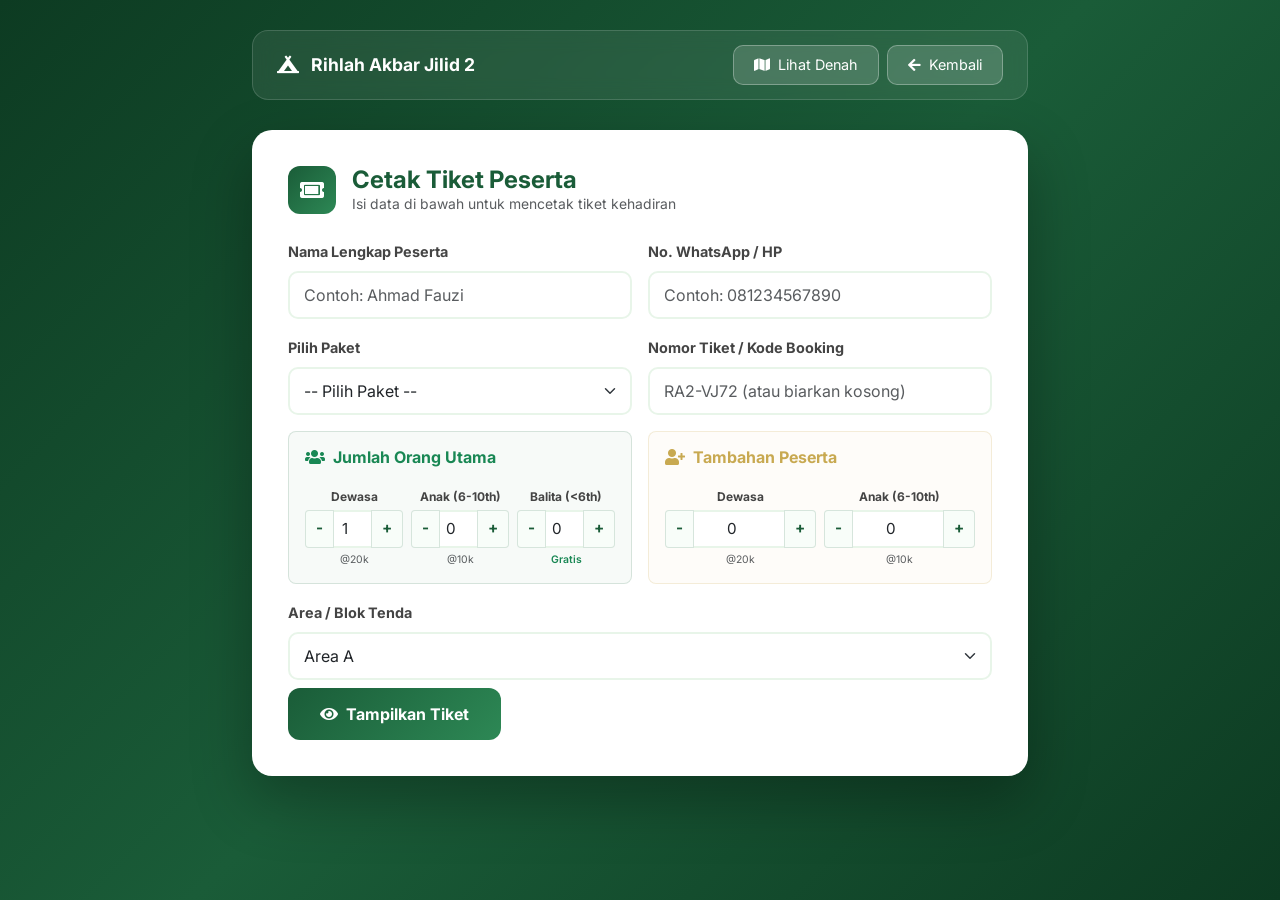
<file: rihlah/tiket.html>
<!DOCTYPE html>
<html lang="id">
<head>
    <meta charset="UTF-8">
    <meta name="viewport" content="width=device-width, initial-scale=1.0">
    <meta name="description" content="Cetak Tiket Peserta Rihlah Akbar Jilid 2 - Binjai Mengaji & LDA Al Madinah. 11-12 Juli 2026 di Pamah View, Langkat.">
    <title>Cetak Tiket Peserta - Rihlah Akbar Jilid 2</title>

    <!-- Favicon -->
    <link rel="icon" type="image/png" href="img/favicon.png">

    <!-- Bootstrap 5 CSS -->
    <link href="lib/bootstrap/css/bootstrap.min.css" rel="stylesheet">
    <!-- Font Awesome -->
    <link rel="stylesheet" href="https://cdnjs.cloudflare.com/ajax/libs/font-awesome/5.15.4/css/all.min.css">
    <!-- Google Fonts -->
    <link href="https://fonts.googleapis.com/css2?family=Amiri:ital@1&family=Inter:wght@300;400;600;700;800&family=Bebas+Neue&display=swap" rel="stylesheet">

    <style>
        :root {
            --primary-color: #1a5c38;
            --secondary-color: #c8a951;
            --muamalat-green: #00573F;
            --bg-light: #f8fdf9;
        }

        * { box-sizing: border-box; margin: 0; padding: 0; }

        body {
            font-family: 'Inter', sans-serif;
            background: linear-gradient(135deg, #0d3b22 0%, #1a5c38 50%, #0d3b22 100%);
            min-height: 100vh;
            padding: 30px 15px 50px;
        }

        /* ---- Top Nav ---- */
        .top-nav {
            background: rgba(255,255,255,0.08);
            backdrop-filter: blur(10px);
            border: 1px solid rgba(255,255,255,0.15);
            border-radius: 16px;
            padding: 14px 24px;
            margin-bottom: 30px;
            display: flex;
            align-items: center;
            justify-content: space-between;
            flex-wrap: wrap;
            gap: 10px;
        }
        .top-nav .brand { color: white; font-weight: 700; font-size: 1.1rem; text-decoration: none; }
        .top-nav .brand:hover { color: var(--secondary-color); }

        /* ---- Form Card ---- */
        .form-card {
            background: white;
            border-radius: 20px;
            padding: 36px;
            box-shadow: 0 25px 60px rgba(0,0,0,0.3);
            margin-bottom: 30px;
        }
        .form-card h2 {
            color: var(--primary-color);
            font-weight: 700;
            font-size: 1.5rem;
        }
        .form-label { font-weight: 600; color: #444; font-size: 0.9rem; }
        .form-control, .form-select {
            border: 2px solid #e8f5e9;
            border-radius: 10px;
            padding: 10px 14px;
            transition: border-color 0.2s;
        }
        .form-control:focus, .form-select:focus {
            border-color: var(--primary-color);
            box-shadow: 0 0 0 3px rgba(26,92,56,0.12);
        }
        .btn-generate {
            background: linear-gradient(135deg, var(--primary-color), #2d8855);
            color: white;
            border: none;
            border-radius: 12px;
            padding: 14px 32px;
            font-weight: 700;
            font-size: 1rem;
            transition: all 0.3s;
            cursor: pointer;
        }
        .btn-generate:hover {
            transform: translateY(-2px);
            box-shadow: 0 8px 20px rgba(26,92,56,0.4);
            color: white;
        }
        .btn-print {
            background: linear-gradient(135deg, #e67e22, #f0a500);
            color: white;
            border: none;
            border-radius: 12px;
            padding: 14px 32px;
            font-weight: 700;
            font-size: 1rem;
            transition: all 0.3s;
            cursor: pointer;
        }
        .btn-print:hover {
            transform: translateY(-2px);
            box-shadow: 0 8px 20px rgba(240,165,0,0.4);
            color: white;
        }
        .btn-back {
            background: rgba(255,255,255,0.15);
            color: white;
            border: 1px solid rgba(255,255,255,0.3);
            border-radius: 10px;
            padding: 8px 20px;
            font-size: 0.9rem;
            text-decoration: none;
            transition: all 0.2s;
        }
        .btn-back:hover {
            background: rgba(255,255,255,0.25);
            color: white;
        }

        /* ===========================
           TICKET DESIGN
        =========================== */
        .ticket-wrapper {
            display: none;
            margin-top: 20px;
        }
        .ticket-wrapper.visible { display: block; }

        .ticket {
            width: 100%;
            max-width: 760px;
            margin: 0 auto;
            background: white;
            border-radius: 24px;
            overflow: hidden;
            box-shadow: 0 30px 80px rgba(0,0,0,0.4);
            position: relative;
        }

        /* Top Banner */
        .ticket-header {
            background: linear-gradient(135deg, #0d3b22 0%, #1a5c38 40%, #2d8855 70%, #c8a951 100%);
            padding: 32px 36px 24px;
            position: relative;
            overflow: hidden;
        }
        .ticket-header::before {
            content: '';
            position: absolute;
            top: -60px; right: -60px;
            width: 200px; height: 200px;
            border-radius: 50%;
            background: rgba(200,169,81,0.15);
        }
        .ticket-header::after {
            content: '';
            position: absolute;
            bottom: -40px; left: -40px;
            width: 150px; height: 150px;
            border-radius: 50%;
            background: rgba(255,255,255,0.05);
        }

        .ticket-event-label {
            display: inline-block;
            background: rgba(200,169,81,0.25);
            border: 1px solid rgba(200,169,81,0.5);
            color: var(--secondary-color);
            border-radius: 30px;
            padding: 5px 16px;
            font-size: 0.75rem;
            font-weight: 700;
            letter-spacing: 1.5px;
            text-transform: uppercase;
            margin-bottom: 14px;
        }
        .ticket-event-name {
            color: white;
            font-weight: 800;
            font-size: 2rem;
            line-height: 1.2;
            position: relative;
            z-index: 1;
        }
        .ticket-event-name span {
            color: var(--secondary-color);
        }
        .ticket-org {
            color: rgba(255,255,255,0.7);
            font-size: 0.85rem;
            margin-top: 8px;
        }
        .ticket-icons-row {
            display: flex;
            gap: 20px;
            margin-top: 16px;
            flex-wrap: wrap;
        }
        .ticket-info-chip {
            display: flex;
            align-items: center;
            gap: 8px;
            background: rgba(255,255,255,0.1);
            border-radius: 30px;
            padding: 6px 14px;
            font-size: 0.82rem;
            color: white;
            backdrop-filter: blur(5px);
        }
        .ticket-info-chip i { color: var(--secondary-color); }

        /* Separator zigzag */
        .ticket-sep {
            height: 24px;
            background: #f4f7f5;
            position: relative;
            display: flex;
            align-items: center;
        }
        .ticket-sep::before,
        .ticket-sep::after {
            content: '';
            position: absolute;
            width: 32px; height: 32px;
            background: #1a5c38;
            border-radius: 50%;
            top: 50%; transform: translateY(-50%);
        }
        .ticket-sep::before { left: -16px; }
        .ticket-sep::after { right: -16px; }
        .ticket-sep-dashes {
            flex: 1;
            margin: 0 20px;
            border-top: 2px dashed #cdddd4;
        }
        .ticket-sep-badge {
            background: linear-gradient(135deg, #2e7d32, #1b5e20);
            color: white;
            font-weight: 800;
            font-size: 0.75rem;
            letter-spacing: 1.2px;
            text-transform: uppercase;
            border-radius: 20px;
            padding: 4px 16px;
            white-space: nowrap;
            box-shadow: 0 2px 6px rgba(46,125,50,0.25);
            border: 1px solid rgba(255,255,255,0.15);
        }

        /* Body */
        .ticket-body {
            padding: 28px 36px;
            background: white;
        }
        .ticket-fields {
            display: grid;
            grid-template-columns: 1fr 1fr;
            gap: 20px;
            margin-bottom: 24px;
        }
        .ticket-field label {
            font-size: 0.72rem;
            font-weight: 700;
            text-transform: uppercase;
            letter-spacing: 0.8px;
            color: #888;
            display: block;
            margin-bottom: 4px;
        }
        .ticket-field .val {
            font-size: 1rem;
            font-weight: 700;
            color: #222;
        }
        .ticket-field .val.large {
            font-size: 1.2rem;
            color: var(--primary-color);
        }
        .ticket-field .val .badge-paket {
            display: inline-block;
            padding: 4px 14px;
            border-radius: 20px;
            font-size: 0.88rem;
            font-weight: 700;
        }

        /* Paket-specific badge colors */
        .badge-paket.new-cabin {
            background: linear-gradient(135deg, #f0a500, #e67e22);
            color: white;
        }
        .badge-paket.tenda-pondok {
            background: linear-gradient(135deg, #1a5c38, #2d8855);
            color: white;
        }
        .badge-paket.tenda-nyaman {
            background: linear-gradient(135deg, #17a2b8, #0e7a8f);
            color: white;
        }
        .badge-paket.tenda-sedang {
            background: linear-gradient(135deg, #e67e22, #c0392b);
            color: white;
        }

        /* QR / Ticket Code */
        .ticket-code-box {
            background: linear-gradient(135deg, #f0fff4, #e8f5e9);
            border: 2px solid #c8e6c9;
            border-radius: 16px;
            padding: 20px;
            text-align: center;
            margin-top: 4px;
        }
        .ticket-code-box .code {
            font-family: 'Courier New', monospace;
            font-size: 1.5rem;
            font-weight: 800;
            color: var(--primary-color);
            letter-spacing: 4px;
        }
        .ticket-code-box .qr-placeholder {
            width: 90px;
            height: 90px;
            margin: 12px auto 8px;
            background: #f8f8f8;
            border: 2px solid #ddd;
            border-radius: 8px;
            display: flex;
            align-items: center;
            justify-content: center;
            color: #aaa;
            font-size: 0.65rem;
            text-align: center;
        }
        /* QR code SVG pattern */
        .qr-pattern {
            display: grid;
            grid-template-columns: repeat(7, 1fr);
            gap: 1.5px;
            width: 72px;
            height: 72px;
            margin: 0 auto;
        }
        .qr-cell {
            background: #222;
            border-radius: 1px;
        }
        .qr-cell.white { background: white; }

        /* Footer strip */
        .ticket-footer {
            background: linear-gradient(90deg, #0d3b22, #1a5c38);
            padding: 16px 36px;
            display: flex;
            align-items: center;
            justify-content: space-between;
            flex-wrap: wrap;
            gap: 10px;
        }
        .ticket-footer .left { color: rgba(255,255,255,0.7); font-size: 0.8rem; }
        .ticket-footer .right { color: rgba(255,255,255,0.5); font-size: 0.75rem; }
        .ticket-footer .highlight { color: var(--secondary-color); font-weight: 700; }

        /* Watermark */
        .ticket-watermark {
            position: absolute;
            top: 50%;
            left: 50%;
            transform: translate(-50%, -50%) rotate(-30deg);
            font-family: 'Bebas Neue', sans-serif;
            font-size: 7rem;
            color: rgba(26,92,56,0.04);
            letter-spacing: 6px;
            pointer-events: none;
            white-space: nowrap;
            z-index: 0;
        }

        /* PAID (LUNAS) Stamp */
        .ticket-stamp {
            position: absolute;
            top: 25px;
            right: 36px;
            border: 3px double #2e7d32;
            color: #2e7d32;
            font-size: 1.15rem;
            font-weight: 800;
            text-transform: uppercase;
            padding: 5px 14px;
            border-radius: 8px;
            transform: rotate(-10deg);
            background: rgba(255,255,255,0.95);
            z-index: 10;
            letter-spacing: 2px;
            box-shadow: 0 4px 10px rgba(46,125,50,0.12);
            font-family: 'Inter', sans-serif;
            pointer-events: none;
            display: inline-block;
        }
        .ticket-stamp::before {
            content: '✓ ';
            font-size: 1.1rem;
        }

        /* ---- Print Styles ---- */
        @media print {
            body {
                background: white !important;
                padding: 0 !important;
            }
            .no-print { display: none !important; }
            .ticket-wrapper { display: block !important; }
            .ticket {
                box-shadow: none !important;
                border-radius: 0 !important;
                max-width: 100% !important;
                -webkit-print-color-adjust: exact !important;
                print-color-adjust: exact !important;
            }
            .form-card { display: none !important; }
            .top-nav { display: none !important; }
            .print-info-bar { display: none !important; }
        }

        /* ---- Responsive ---- */
        @media (max-width: 576px) {
            .ticket-fields { grid-template-columns: 1fr; }
            .ticket-event-name { font-size: 1.5rem; }
            .ticket-body, .ticket-header { padding: 20px; }
            .ticket-footer { padding: 14px 20px; }
        }

        .print-info-bar {
            background: rgba(200,169,81,0.15);
            border: 1px solid rgba(200,169,81,0.4);
            border-radius: 12px;
            padding: 14px 20px;
            color: rgba(255,255,255,0.85);
            font-size: 0.87rem;
            margin-bottom: 20px;
        }
        .print-info-bar i { color: var(--secondary-color); }

        /* Styling Quantity Input Groups for high-fidelity mobile presentation */
        .form-card .input-group {
            flex-wrap: nowrap !important;
        }
        .form-card .input-group .btn {
            padding-left: 10px !important;
            padding-right: 10px !important;
            font-weight: 700;
            font-size: 0.95rem;
            display: flex;
            align-items: center;
            justify-content: center;
            background-color: #f8fdf9;
            border-color: rgba(26,92,56,0.15);
            color: var(--primary-color);
            transition: all 0.2s ease;
        }
        .form-card .input-group .btn:hover {
            background-color: var(--primary-color);
            color: white;
            border-color: var(--primary-color);
        }
        .form-card .input-group input[type="number"] {
            border-left: none !important;
            border-right: none !important;
            font-size: 0.95rem;
            height: 38px !important;
            padding: 0 !important;
            background: #ffffff !important;
        }
        @media (max-width: 575.98px) {
            .form-card .input-group .btn {
                padding-left: 8px !important;
                padding-right: 8px !important;
                font-size: 0.8rem;
            }
            .form-card .input-group input[type="number"] {
                font-size: 0.85rem;
                height: 34px !important;
            }
        }
    </style>
</head>
<body>

    <!-- Top Navigation -->
    <div class="container" style="max-width: 800px;">
        <div class="top-nav no-print">
            <a href="index.html" class="brand">
                <i class="fa fa-campground me-2"></i> Rihlah Akbar Jilid 2
            </a>
            <div class="d-flex gap-2 flex-wrap">
                <a href="denah.html" class="btn-back">
                    <i class="fa fa-map me-1"></i> Lihat Denah
                </a>
                <a href="index.html" class="btn-back">
                    <i class="fa fa-arrow-left me-1"></i> Kembali
                </a>
            </div>
        </div>

        <!-- Form Input Data Tiket -->
        <div class="form-card no-print">
            <div class="d-flex align-items-center gap-3 mb-4">
                <div style="width:48px; height:48px; background:linear-gradient(135deg,#1a5c38,#2d8855); border-radius:12px; display:flex; align-items:center; justify-content:center;">
                    <i class="fa fa-ticket-alt text-white fa-lg"></i>
                </div>
                <div>
                    <h2 class="mb-0">Cetak Tiket Peserta</h2>
                    <p class="text-muted mb-0" style="font-size:0.87rem;">Isi data di bawah untuk mencetak tiket kehadiran</p>
                </div>
            </div>

            <div class="row g-3">
                <div class="col-md-6">
                    <label class="form-label fw-bold">Nama Lengkap Peserta</label>
                    <input type="text" id="inputNama" class="form-control" placeholder="Contoh: Ahmad Fauzi">
                </div>
                <div class="col-md-6">
                    <label class="form-label fw-bold">No. WhatsApp / HP</label>
                    <input type="tel" id="inputWA" class="form-control" placeholder="Contoh: 081234567890">
                </div>
                <div class="col-md-6">
                    <label class="form-label fw-bold">Pilih Paket</label>
                    <select id="inputPaket" class="form-select">
                        <option value="">-- Pilih Paket --</option>
                        <option value="New Cabin">New Cabin (Rp 650.000 / Unit)</option>
                        <option value="Tenda Pondok">Tenda Pondok (Rp 250.000 / Tenda)</option>
                        <option value="Tenda Nyaman">Tenda Nyaman (Rp 250.000 / Tenda)</option>
                        <option value="Tenda Sedang">Tenda Sedang (Rp 200.000 / Tenda)</option>
                    </select>
                </div>
                <div class="col-md-6">
                    <label class="form-label fw-bold">Nomor Tiket / Kode Booking</label>
                    <input type="text" id="inputNomorTiket" class="form-control" placeholder="Contoh: RA2-001" maxlength="12">
                </div>
                
                <!-- Jumlah Orang Utama (Manual) -->
                <div class="col-md-6">
                    <div class="p-3 rounded-3 border h-100" style="background: rgba(26,92,56,0.03); border-color: rgba(26,92,56,0.15) !important;">
                        <h6 class="fw-bold text-success mb-3"><i class="fa fa-users me-2"></i>Jumlah Orang Utama</h6>
                        <div class="row g-2">
                            <div class="col-4 text-center">
                                <label class="form-label small mb-1 fw-bold" style="font-size:0.75rem;">Dewasa</label>
                                <div class="input-group input-group-sm">
                                    <button class="btn btn-outline-success" type="button" onclick="decrementInput('inputUtamaDewasa', 1)">-</button>
                                    <input type="number" id="inputUtamaDewasa" class="form-control text-center" value="1" min="1" max="15" readonly style="background:#fff;">
                                    <button class="btn btn-outline-success" type="button" onclick="incrementInput('inputUtamaDewasa', 15)">+</button>
                                </div>
                                <span class="d-block text-center mt-1 text-muted" style="font-size:0.65rem;">@20k</span>
                            </div>
                            <div class="col-4 text-center">
                                <label class="form-label small mb-1 fw-bold" style="font-size:0.75rem;">Anak (6-10th)</label>
                                <div class="input-group input-group-sm">
                                    <button class="btn btn-outline-success" type="button" onclick="decrementInput('inputUtamaAnak', 0)">-</button>
                                    <input type="number" id="inputUtamaAnak" class="form-control text-center" value="0" min="0" max="15" readonly style="background:#fff;">
                                    <button class="btn btn-outline-success" type="button" onclick="incrementInput('inputUtamaAnak', 15)">+</button>
                                </div>
                                <span class="d-block text-center mt-1 text-muted" style="font-size:0.65rem;">@10k</span>
                            </div>
                            <div class="col-4 text-center">
                                <label class="form-label small mb-1 fw-bold" style="font-size:0.75rem;">Balita (&lt;6th)</label>
                                <div class="input-group input-group-sm">
                                    <button class="btn btn-outline-success" type="button" onclick="decrementInput('inputUtamaBalita', 0)">-</button>
                                    <input type="number" id="inputUtamaBalita" class="form-control text-center" value="0" min="0" max="15" readonly style="background:#fff;">
                                    <button class="btn btn-outline-success" type="button" onclick="incrementInput('inputUtamaBalita', 15)">+</button>
                                </div>
                                <span class="d-block text-center mt-1 text-success" style="font-size:0.65rem; font-weight: 600;">Gratis</span>
                            </div>
                        </div>
                    </div>
                </div>

                <!-- Tambahan Peserta (Manual) -->
                <div class="col-md-6">
                    <div class="p-3 rounded-3 border h-100" style="background: rgba(200,169,81,0.03); border-color: rgba(200,169,81,0.2) !important;">
                        <h6 class="fw-bold text-warning mb-3" style="color: #c8a951 !important;"><i class="fa fa-user-plus me-2"></i>Tambahan Peserta</h6>
                        <div class="row g-2">
                            <div class="col-6 text-center">
                                <label class="form-label small mb-1 fw-bold" style="font-size:0.75rem;">Dewasa</label>
                                <div class="input-group input-group-sm">
                                    <button class="btn btn-outline-success" type="button" onclick="decrementInput('inputTambahanDewasa', 0)">-</button>
                                    <input type="number" id="inputTambahanDewasa" class="form-control text-center" value="0" min="0" max="15" readonly style="background:#fff;">
                                    <button class="btn btn-outline-success" type="button" onclick="incrementInput('inputTambahanDewasa', 15)">+</button>
                                </div>
                                <span class="d-block text-center mt-1 text-muted" style="font-size:0.65rem;">@20k</span>
                            </div>
                            <div class="col-6 text-center">
                                <label class="form-label small mb-1 fw-bold" style="font-size:0.75rem;">Anak (6-10th)</label>
                                <div class="input-group input-group-sm">
                                    <button class="btn btn-outline-success" type="button" onclick="decrementInput('inputTambahanAnak', 0)">-</button>
                                    <input type="number" id="inputTambahanAnak" class="form-control text-center" value="0" min="0" max="15" readonly style="background:#fff;">
                                    <button class="btn btn-outline-success" type="button" onclick="incrementInput('inputTambahanAnak', 15)">+</button>
                                </div>
                                <span class="d-block text-center mt-1 text-muted" style="font-size:0.65rem;">@10k</span>
                            </div>
                        </div>
                    </div>
                </div>

                <div class="col-md-12">
                    <label class="form-label fw-bold">Area / Blok Tenda</label>
                    <select id="inputArea" class="form-select">
                        <option value="Area A">Area A</option>
                        <option value="Area B">Area B</option>
                        <option value="Area C">Area C</option>
                        <option value="Area D">Area D</option>
                    </select>
                </div>

                <!-- Real-time Cost Display for Manual Ticket Creation -->
                <div class="col-12" id="manualCostDisplay" style="display:none;">
                    <div class="p-3 rounded-3 border text-end" style="background: #fafafa; border-color: #eee !important;">
                        <span class="text-muted d-block small">Estimasi Total Biaya Transfer:</span>
                        <h4 class="fw-bold text-success mb-0 font-monospace" id="manualTotalCost">Rp 0</h4>
                    </div>
                </div>

                <div class="col-12 d-flex gap-3 mt-2 flex-wrap">
                    <button class="btn-generate" onclick="generateTicket()">
                        <i class="fa fa-eye me-2"></i>Tampilkan Tiket
                    </button>
                    <button class="btn-print" onclick="printTicket()" id="btnPrint" style="display:none;">
                        <i class="fa fa-print me-2"></i>Cetak / Simpan PDF
                    </button>
                </div>
            </div>
        </div>

        <!-- Print Info Bar -->
        <div class="print-info-bar no-print" id="printInfoBar" style="display:none!important;">
            <i class="fa fa-info-circle me-2"></i>
            <strong>Tips Cetak:</strong> Gunakan browser Chrome/Edge → Ctrl+P → simpan sebagai PDF atau cetak langsung.
            Pastikan pilihan <em>"Background graphics"</em> dicentang untuk hasil terbaik.
        </div>

        <!-- Ticket Display Area -->
        <div class="ticket-wrapper" id="ticketWrapper">
            <div class="ticket" id="ticketCard">
                <div class="ticket-watermark">RIHLAH</div>
                <div class="ticket-stamp" id="ticketStamp">LUNAS</div>

                <!-- Header -->
                <div class="ticket-header">
                    <span class="ticket-event-label">
                        <i class="fa fa-campground me-1"></i> E-Tiket Resmi Panitia
                    </span>
                    <div class="ticket-event-name">
                        Rihlah Akbar <span>Jilid 2</span>
                    </div>
                    <div class="ticket-org">
                        Binjai Mengaji &amp; Lajnah Dakwah Al-Madinah (LDA)
                    </div>
                    <div class="ticket-icons-row">
                        <span class="ticket-info-chip">
                            <i class="fa fa-calendar-alt"></i> 11–12 Juli 2026
                        </span>
                        <span class="ticket-info-chip">
                            <i class="fa fa-map-marker-alt"></i> Pamah View, Langkat
                        </span>
                        <span class="ticket-info-chip">
                            <i class="fa fa-mountain"></i> ±900 mdpl
                        </span>
                    </div>
                </div>

                <!-- Separator -->
                <div class="ticket-sep">
                    <div class="ticket-sep-dashes"></div>
                    <span class="ticket-sep-badge" id="tStatusBadge">✓ STATUS: LUNAS &amp; VALID</span>
                    <div class="ticket-sep-dashes"></div>
                </div>

                <!-- Body -->
                <div class="ticket-body" style="position:relative; z-index:1;">
                    <div class="ticket-fields">
                        <div class="ticket-field">
                            <label><i class="fa fa-user me-1"></i> Nama Peserta</label>
                            <div class="val large" id="tNama">—</div>
                        </div>
                        <div class="ticket-field">
                            <label><i class="fa fa-phone me-1"></i> No. WhatsApp</label>
                            <div class="val" id="tWA">—</div>
                        </div>
                        <div class="ticket-field">
                            <label><i class="fa fa-campground me-1"></i> Paket Tenda</label>
                            <div class="val" id="tPaket">
                                <span class="badge-paket">—</span>
                            </div>
                        </div>
                        <div class="ticket-field">
                            <label><i class="fa fa-users me-1"></i> Jumlah Peserta</label>
                            <div class="val" id="tJumlah">—</div>
                        </div>
                        <div class="ticket-field">
                            <label><i class="fa fa-map-pin me-1"></i> Area / Blok</label>
                            <div class="val large" id="tArea">—</div>
                        </div>
                        <div class="ticket-field">
                            <label><i class="fa fa-clock me-1"></i> Check-in</label>
                            <div class="val">Sabtu, 11 Juli 2026<br><small class="text-muted">Pukul 15:00 – 18:00 WIB</small></div>
                        </div>
                    </div>

                    <div class="row align-items-center g-3">
                        <div class="col-md-8">
                            <div class="ticket-code-box">
                                <div style="font-size:0.72rem; font-weight:700; color:#888; letter-spacing:1px; text-transform:uppercase; margin-bottom:6px;">
                                    Kode Tiket
                                </div>
                                <div class="code" id="tKode">—</div>

                                <!-- SVG QR-like pattern -->
                                <div style="width:90px; height:90px; margin:12px auto 4px; background:white; border:2px solid #e0e0e0; border-radius:8px; display:flex; align-items:center; justify-content:center; padding:8px;">
                                    <svg width="70" height="70" viewBox="0 0 70 70" xmlns="http://www.w3.org/2000/svg">
                                        <!-- QR corner squares -->
                                        <rect x="0" y="0" width="20" height="20" fill="#1a5c38"/>
                                        <rect x="3" y="3" width="14" height="14" fill="white"/>
                                        <rect x="6" y="6" width="8" height="8" fill="#1a5c38"/>

                                        <rect x="50" y="0" width="20" height="20" fill="#1a5c38"/>
                                        <rect x="53" y="3" width="14" height="14" fill="white"/>
                                        <rect x="56" y="6" width="8" height="8" fill="#1a5c38"/>

                                        <rect x="0" y="50" width="20" height="20" fill="#1a5c38"/>
                                        <rect x="3" y="53" width="14" height="14" fill="white"/>
                                        <rect x="6" y="56" width="8" height="8" fill="#1a5c38"/>

                                        <!-- Random dots representing QR data -->
                                        <rect x="25" y="0" width="4" height="4" fill="#1a5c38"/>
                                        <rect x="31" y="0" width="4" height="4" fill="#1a5c38"/>
                                        <rect x="37" y="0" width="4" height="4" fill="#1a5c38"/>
                                        <rect x="43" y="0" width="4" height="4" fill="#1a5c38"/>
                                        <rect x="25" y="6" width="4" height="4" fill="#c8a951"/>
                                        <rect x="37" y="6" width="4" height="4" fill="#1a5c38"/>
                                        <rect x="25" y="12" width="4" height="4" fill="#1a5c38"/>
                                        <rect x="31" y="12" width="4" height="4" fill="#1a5c38"/>
                                        <rect x="43" y="12" width="4" height="4" fill="#c8a951"/>
                                        <rect x="0" y="25" width="4" height="4" fill="#1a5c38"/>
                                        <rect x="6" y="25" width="4" height="4" fill="#1a5c38"/>
                                        <rect x="12" y="25" width="4" height="4" fill="#c8a951"/>
                                        <rect x="0" y="31" width="4" height="4" fill="#c8a951"/>
                                        <rect x="12" y="31" width="4" height="4" fill="#1a5c38"/>
                                        <rect x="0" y="37" width="4" height="4" fill="#1a5c38"/>
                                        <rect x="6" y="37" width="4" height="4" fill="#c8a951"/>
                                        <rect x="12" y="37" width="4" height="4" fill="#1a5c38"/>
                                        <rect x="0" y="43" width="4" height="4" fill="#1a5c38"/>
                                        <rect x="25" y="25" width="4" height="4" fill="#1a5c38"/>
                                        <rect x="31" y="25" width="4" height="4" fill="#c8a951"/>
                                        <rect x="37" y="25" width="4" height="4" fill="#1a5c38"/>
                                        <rect x="43" y="25" width="4" height="4" fill="#1a5c38"/>
                                        <rect x="49" y="25" width="4" height="4" fill="#c8a951"/>
                                        <rect x="55" y="25" width="4" height="4" fill="#1a5c38"/>
                                        <rect x="61" y="25" width="4" height="4" fill="#1a5c38"/>
                                        <rect x="25" y="31" width="4" height="4" fill="#c8a951"/>
                                        <rect x="37" y="31" width="4" height="4" fill="#1a5c38"/>
                                        <rect x="49" y="31" width="4" height="4" fill="#1a5c38"/>
                                        <rect x="61" y="31" width="4" height="4" fill="#c8a951"/>
                                        <rect x="25" y="37" width="4" height="4" fill="#1a5c38"/>
                                        <rect x="31" y="37" width="4" height="4" fill="#1a5c38"/>
                                        <rect x="43" y="37" width="4" height="4" fill="#c8a951"/>
                                        <rect x="55" y="37" width="4" height="4" fill="#1a5c38"/>
                                        <rect x="25" y="43" width="4" height="4" fill="#c8a951"/>
                                        <rect x="37" y="43" width="4" height="4" fill="#1a5c38"/>
                                        <rect x="49" y="43" width="4" height="4" fill="#1a5c38"/>
                                        <rect x="25" y="49" width="4" height="4" fill="#1a5c38"/>
                                        <rect x="31" y="49" width="4" height="4" fill="#c8a951"/>
                                        <rect x="43" y="49" width="4" height="4" fill="#1a5c38"/>
                                        <rect x="25" y="55" width="4" height="4" fill="#1a5c38"/>
                                        <rect x="37" y="55" width="4" height="4" fill="#c8a951"/>
                                        <rect x="49" y="55" width="4" height="4" fill="#1a5c38"/>
                                        <rect x="55" y="55" width="4" height="4" fill="#1a5c38"/>
                                        <rect x="61" y="55" width="4" height="4" fill="#c8a951"/>
                                        <rect x="25" y="61" width="4" height="4" fill="#c8a951"/>
                                        <rect x="31" y="61" width="4" height="4" fill="#1a5c38"/>
                                        <rect x="43" y="61" width="4" height="4" fill="#1a5c38"/>
                                        <rect x="55" y="61" width="4" height="4" fill="#1a5c38"/>
                                    </svg>
                                </div>
                                <div style="font-size:0.68rem; color:#aaa;">Scan untuk verifikasi</div>
                            </div>
                        </div>
                        <div class="col-md-4 text-center">
                            <div style="background: linear-gradient(135deg,#f0fff4,#e8f5e9); border:2px solid #a5d6a7; border-radius:14px; padding:18px 10px;">
                                <div style="font-size:0.7rem; color:#888; font-weight:700; text-transform:uppercase; letter-spacing:0.8px; margin-bottom:6px;">Rekening Pembayaran</div>
                                <i class="fa fa-university fa-2x" style="color:#00573F; margin-bottom:8px; display:block;"></i>
                                <div style="font-weight:800; color:#00573F; font-size:0.9rem;">Bank Muamalat</div>
                                <div style="font-family:monospace; font-weight:700; font-size:1rem; color:#1a5c38; letter-spacing:2px; margin:4px 0;">4670016812</div>
                                <div style="font-size:0.72rem; color:#555;">Raden Arie Sandriawan W.</div>
                            </div>
                        </div>
                    </div>
                </div>

                <!-- Footer -->
                <div class="ticket-footer" style="background: linear-gradient(90deg, #1b5e20, #2e7d32) !important;">
                    <div class="left" style="color: white !important; font-weight: 600;">
                        <i class="fa fa-check-double me-1 text-warning"></i>
                        STATUS TIKET: <span class="text-warning">LUNAS &amp; TERVERIFIKASI RESMI</span>
                    </div>
                    <div class="right" style="color: rgba(255,255,255,0.7) !important;">
                        Dicetak: <span id="tTanggalCetak">—</span>
                    </div>
                </div>
            </div>

            <!-- Action Buttons Below Ticket -->
            <div class="d-flex gap-3 justify-content-center mt-4 flex-wrap no-print">
                <button class="btn-print" onclick="printTicket()">
                    <i class="fa fa-print me-2"></i>Cetak / Simpan PDF
                </button>
                <button class="btn-generate" onclick="resetForm()" style="background: rgba(255,255,255,0.15); border:1px solid rgba(255,255,255,0.3);">
                    <i class="fa fa-redo me-2"></i>Buat Tiket Baru
                </button>
            </div>
        </div>

    </div><!-- /container -->

    <script src="lib/bootstrap/js/bootstrap.bundle.min.js"></script>
    <script>
        function generateTicket() {
            var nama = document.getElementById('inputNama').value.trim();
            var wa = document.getElementById('inputWA').value.trim();
            var paket = document.getElementById('inputPaket').value;
            var nomorTiket = document.getElementById('inputNomorTiket').value.trim().toUpperCase() || generateCode();
            var area = document.getElementById('inputArea').value;
            
            // Ambil data detail jumlah peserta
            var ud = parseInt(document.getElementById('inputUtamaDewasa').value) || 1;
            var ua = parseInt(document.getElementById('inputUtamaAnak').value) || 0;
            var ub = parseInt(document.getElementById('inputUtamaBalita').value) || 0;
            var td = parseInt(document.getElementById('inputTambahanDewasa').value) || 0;
            var ta = parseInt(document.getElementById('inputTambahanAnak').value) || 0;

            if (!nama || !paket) {
                alert('Afwan, mohon lengkapi Nama Peserta dan Pilihan Paket!');
                return;
            }

            // Populate ticket fields
            document.getElementById('tNama').textContent = nama;
            document.getElementById('tWA').textContent = wa ? ('+' + wa.replace(/\D/g, '')) : '—';
            document.getElementById('tArea').textContent = area;
            document.getElementById('tKode').textContent = nomorTiket;
            document.getElementById('tTanggalCetak').textContent = new Date().toLocaleDateString('id-ID', {
                weekday: 'long', year: 'numeric', month: 'long', day: 'numeric'
            });

            // Format dan tampilkan detail jumlah peserta secara premium
            var totalOrang = ud + ua + ub + td + ta;
            
            var details = [];
            if (ud > 0) details.push(ud + ' Dewasa');
            if (ua > 0) details.push(ua + ' Anak');
            if (ub > 0) details.push(ub + ' Balita');
            var utamaStr = details.join(', ');
            
            var extraDetails = [];
            if (td > 0) extraDetails.push(td + ' Dewasa');
            if (ta > 0) extraDetails.push(ta + ' Anak');
            var extraStr = extraDetails.join(', ');

            var finalJumlahHTML = '<strong>' + totalOrang + ' Orang</strong><br>' +
                '<small class="text-muted" style="font-size:0.75rem;">Utama: ' + utamaStr + 
                (extraStr ? ' + Tambahan: ' + extraStr : '') + '</small>';

            document.getElementById('tJumlah').innerHTML = finalJumlahHTML;

            // Set paket badge
            var paketEl = document.getElementById('tPaket');
            var badgeClass = '';
            if (paket === 'New Cabin') badgeClass = 'new-cabin';
            else if (paket === 'Tenda Pondok') badgeClass = 'tenda-pondok';
            else if (paket === 'Tenda Nyaman') badgeClass = 'tenda-nyaman';
            else if (paket === 'Tenda Sedang') badgeClass = 'tenda-sedang';

            // Bersihkan nama paket jika memuat info harga
            var displayPaket = paket;
            if (paket.indexOf('(') !== -1) {
                displayPaket = paket.split('(')[0].trim();
            }
            paketEl.innerHTML = '<span class="badge-paket ' + badgeClass + '">' + displayPaket + '</span>';

            // Show ticket
            var wrapper = document.getElementById('ticketWrapper');
            wrapper.classList.add('visible');
            document.getElementById('btnPrint').style.display = 'inline-block';
            document.getElementById('printInfoBar').style.removeProperty('display');
            document.getElementById('printInfoBar').style.display = 'flex';

            // Smooth scroll to ticket
            setTimeout(function() {
                wrapper.scrollIntoView({ behavior: 'smooth', block: 'start' });
            }, 100);
        }

        function incrementInput(id, max) {
            var el = document.getElementById(id);
            if (el) {
                var val = parseInt(el.value) || 0;
                if (val < max) {
                    el.value = val + 1;
                    el.dispatchEvent(new Event('input'));
                    el.dispatchEvent(new Event('change'));
                }
            }
        }

        function decrementInput(id, min) {
            var el = document.getElementById(id);
            if (el) {
                var val = parseInt(el.value) || 0;
                if (val > min) {
                    el.value = val - 1;
                    el.dispatchEvent(new Event('input'));
                    el.dispatchEvent(new Event('change'));
                }
            }
        }

        function generateCode() {
            var chars = 'ABCDEFGHJKLMNPQRSTUVWXYZ23456789';
            var code = 'RA2-';
            for (var i = 0; i < 4; i++) {
                code += chars.charAt(Math.floor(Math.random() * chars.length));
            }
            return code;
        }

        function printTicket() {
            window.print();
        }

        function resetForm() {
            document.getElementById('ticketWrapper').classList.remove('visible');
            document.getElementById('btnPrint').style.display = 'none';
            document.getElementById('printInfoBar').style.display = 'none';
            
            // Tampilkan kembali form input manual jika tersembunyi
            var formCard = document.querySelector('.form-card.no-print');
            if (formCard) formCard.style.removeProperty('display');

            // Reset manual form fields
            document.getElementById('inputNama').value = '';
            document.getElementById('inputWA').value = '';
            document.getElementById('inputPaket').value = '';
            document.getElementById('inputNomorTiket').value = '';
            document.getElementById('inputUtamaDewasa').value = 1;
            document.getElementById('inputUtamaAnak').value = 0;
            document.getElementById('inputUtamaBalita').value = 0;
            document.getElementById('inputTambahanDewasa').value = 0;
            document.getElementById('inputTambahanAnak').value = 0;
            
            document.getElementById('manualCostDisplay').style.display = 'none';

            window.scrollTo({ top: 0, behavior: 'smooth' });
        }

        // Real-time vanilla JS cost calculation for manual creation
        function updateManualTotal() {
            var paket = document.getElementById('inputPaket').value;
            if (!paket) {
                document.getElementById('manualCostDisplay').style.display = 'none';
                return;
            }
            
            var ud = parseInt(document.getElementById('inputUtamaDewasa').value) || 0;
            var ua = parseInt(document.getElementById('inputUtamaAnak').value) || 0;
            var td = parseInt(document.getElementById('inputTambahanDewasa').value) || 0;
            var ta = parseInt(document.getElementById('inputTambahanAnak').value) || 0;
            
            var paketPrice = 0;
            if (paket === 'New Cabin') paketPrice = 650000;
            else if (paket === 'Tenda Pondok') paketPrice = 250000;
            else if (paket === 'Tenda Nyaman') paketPrice = 250000;
            else if (paket === 'Tenda Sedang') paketPrice = 200000;
            
            var tiketUtama = (ud * 20000) + (ua * 10000);
            var tiketTambahan = (td * 20000) + (ta * 10000);
            var total = paketPrice + tiketUtama + tiketTambahan;
            
            document.getElementById('manualTotalCost').textContent = 'Rp ' + total.toLocaleString('id-ID');
            document.getElementById('manualCostDisplay').style.display = 'block';
        }

        // DOM Load handler
        document.addEventListener('DOMContentLoaded', function() {
            // Auto-generate ticket placeholder on load
            var placeholderCode = generateCode();
            document.getElementById('inputNomorTiket').placeholder = placeholderCode + ' (atau biarkan kosong)';

            // Hook real-time cost calculation on manual inputs
            var inputElements = ['inputPaket', 'inputUtamaDewasa', 'inputUtamaAnak', 'inputTambahanDewasa', 'inputTambahanAnak'];
            inputElements.forEach(function(id) {
                var el = document.getElementById(id);
                if (el) {
                    el.addEventListener('input', updateManualTotal);
                    el.addEventListener('change', updateManualTotal);
                }
            });

            // Auto-select area on package change
            document.getElementById('inputPaket').addEventListener('change', function() {
                var paket = this.value;
                var areaSelect = document.getElementById('inputArea');
                if (paket === 'New Cabin') areaSelect.value = 'Area A';
                else if (paket === 'Tenda Pondok') areaSelect.value = 'Area B';
                else if (paket === 'Tenda Nyaman') areaSelect.value = 'Area C';
                else if (paket === 'Tenda Sedang') areaSelect.value = 'Area D';
                updateManualTotal();
            });

            // Parse URL parameters
            var urlParams = new URLSearchParams(window.location.search);
            var code = urlParams.get('code');
            var nama = urlParams.get('nama');
            var wa = urlParams.get('wa');
            var paket = urlParams.get('paket');

            if (nama && paket) {
                var ud = parseInt(urlParams.get('ud')) || 1;
                var ua = parseInt(urlParams.get('ua')) || 0;
                var ub = parseInt(urlParams.get('ub')) || 0;
                var td = parseInt(urlParams.get('td')) || 0;
                var ta = parseInt(urlParams.get('ta')) || 0;
                
                // Pre-populate manual form inputs
                document.getElementById('inputNama').value = nama;
                document.getElementById('inputWA').value = wa || '';
                document.getElementById('inputPaket').value = paket;
                document.getElementById('inputNomorTiket').value = code || placeholderCode;
                document.getElementById('inputUtamaDewasa').value = ud;
                document.getElementById('inputUtamaAnak').value = ua;
                document.getElementById('inputUtamaBalita').value = ub;
                document.getElementById('inputTambahanDewasa').value = td;
                document.getElementById('inputTambahanAnak').value = ta;
                
                // Auto Area mapping
                var areaSelect = document.getElementById('inputArea');
                if (paket === 'New Cabin') areaSelect.value = 'Area A';
                else if (paket === 'Tenda Pondok') areaSelect.value = 'Area B';
                else if (paket === 'Tenda Nyaman') areaSelect.value = 'Area C';
                else if (paket === 'Tenda Sedang') areaSelect.value = 'Area D';

                // Tampilkan E-Tiket otomatis
                generateTicket();

                // Sembunyikan form input manual jika ter-redirect dari halaman pendaftaran
                var formCard = document.querySelector('.form-card.no-print');
                if (formCard) formCard.style.display = 'none';
            }
        });
    </script>
</body>
</html>
</file>
